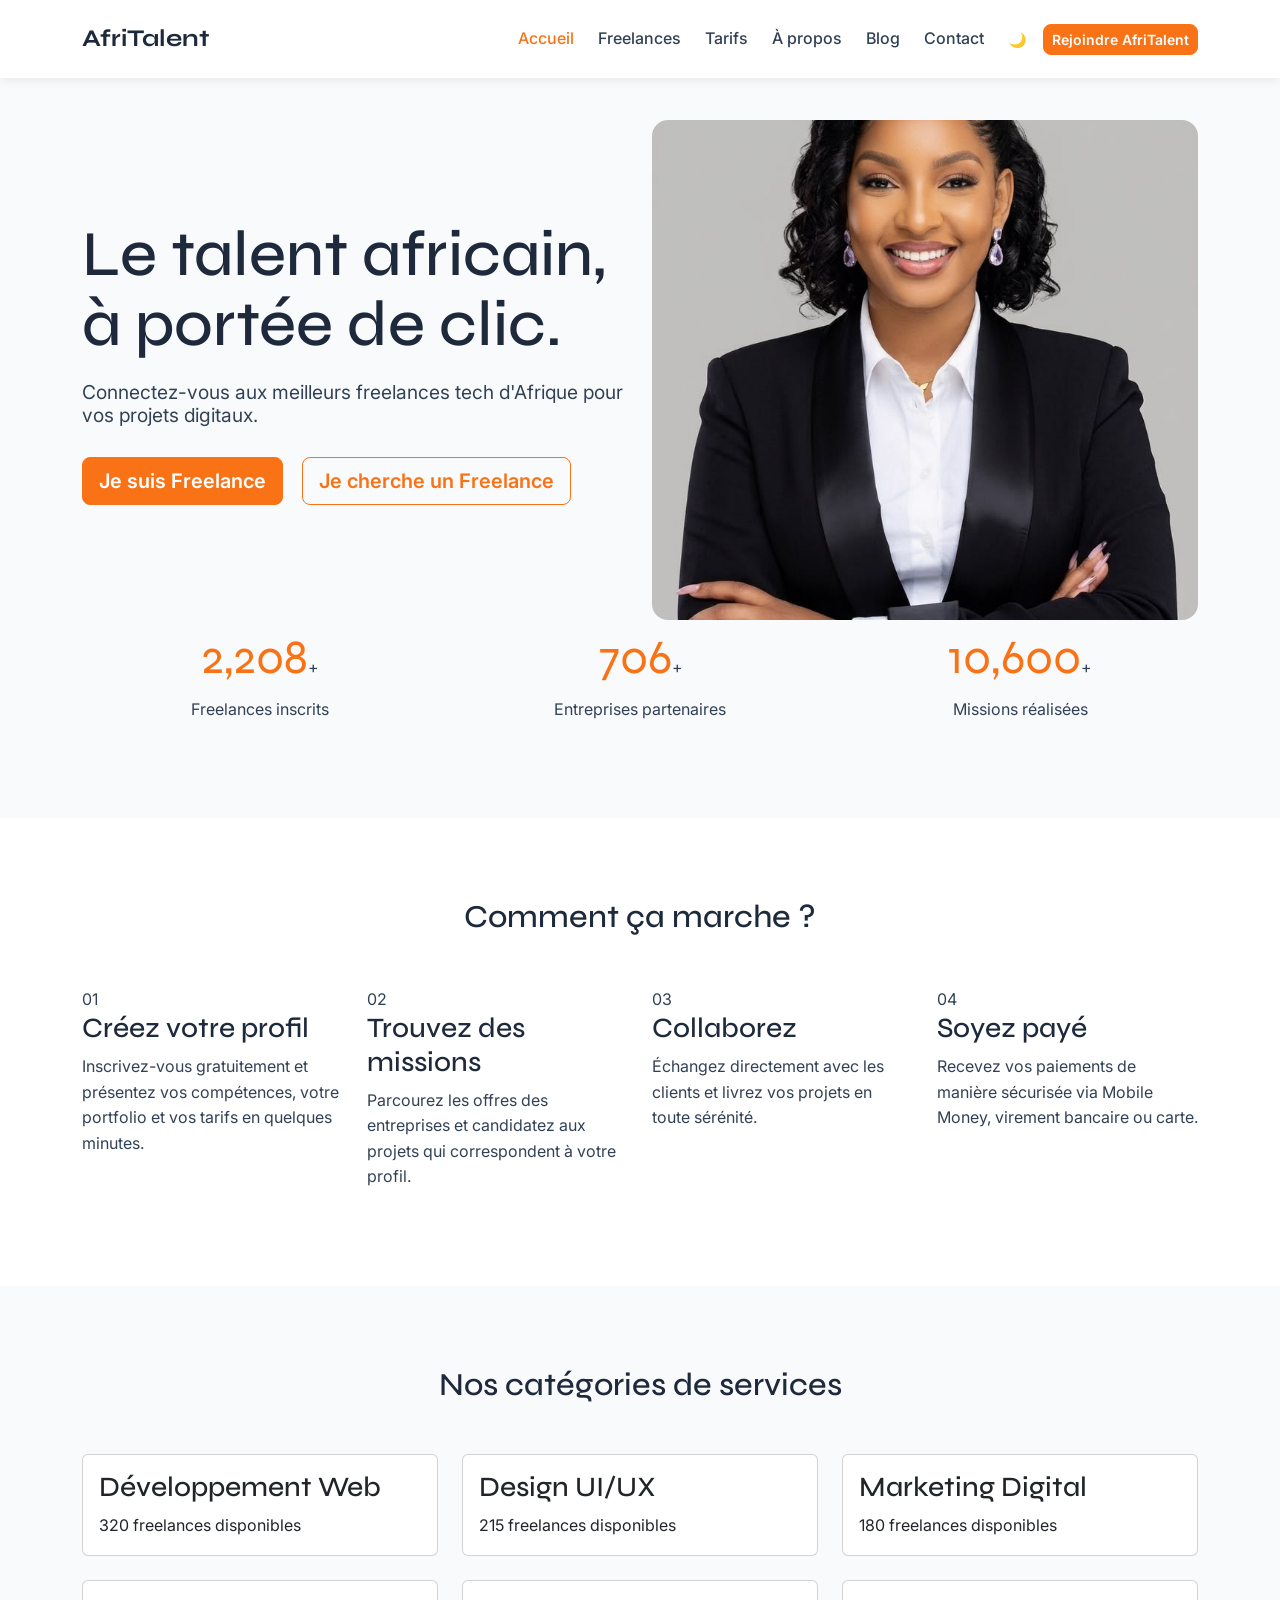
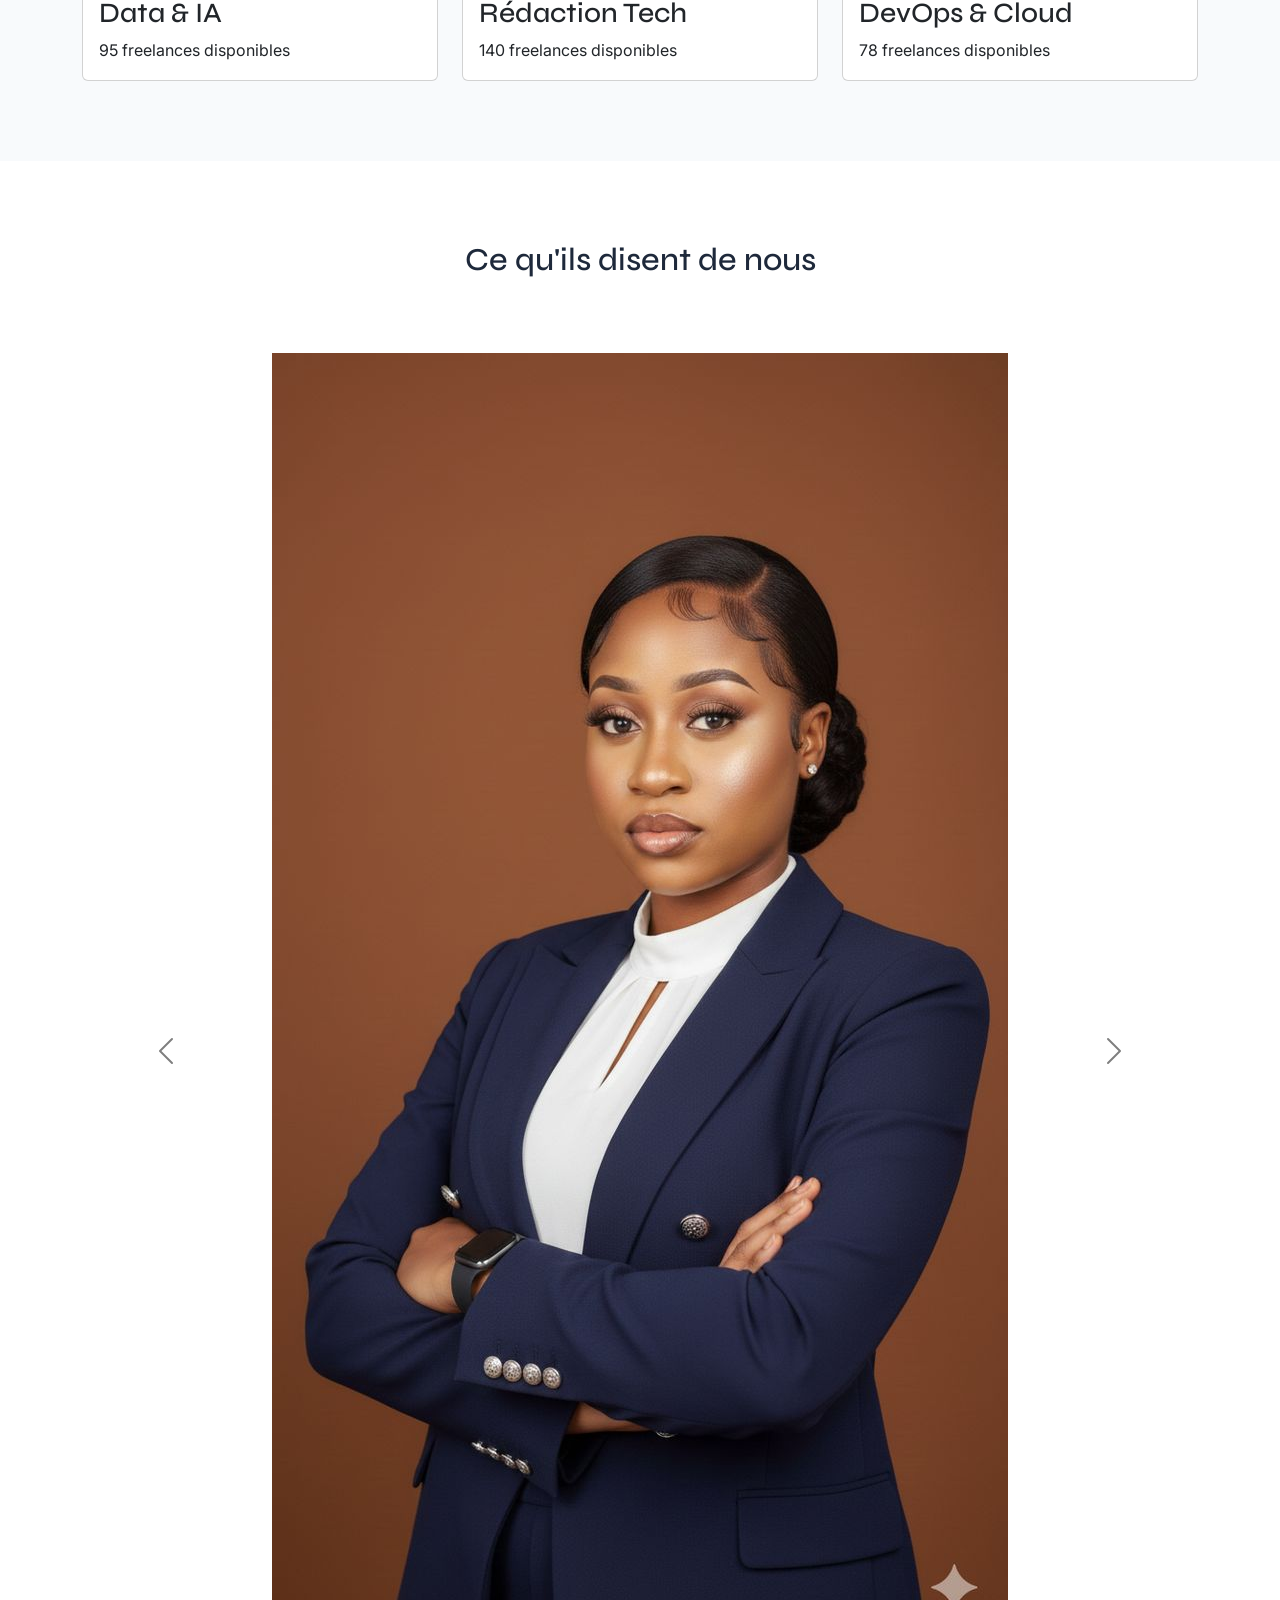
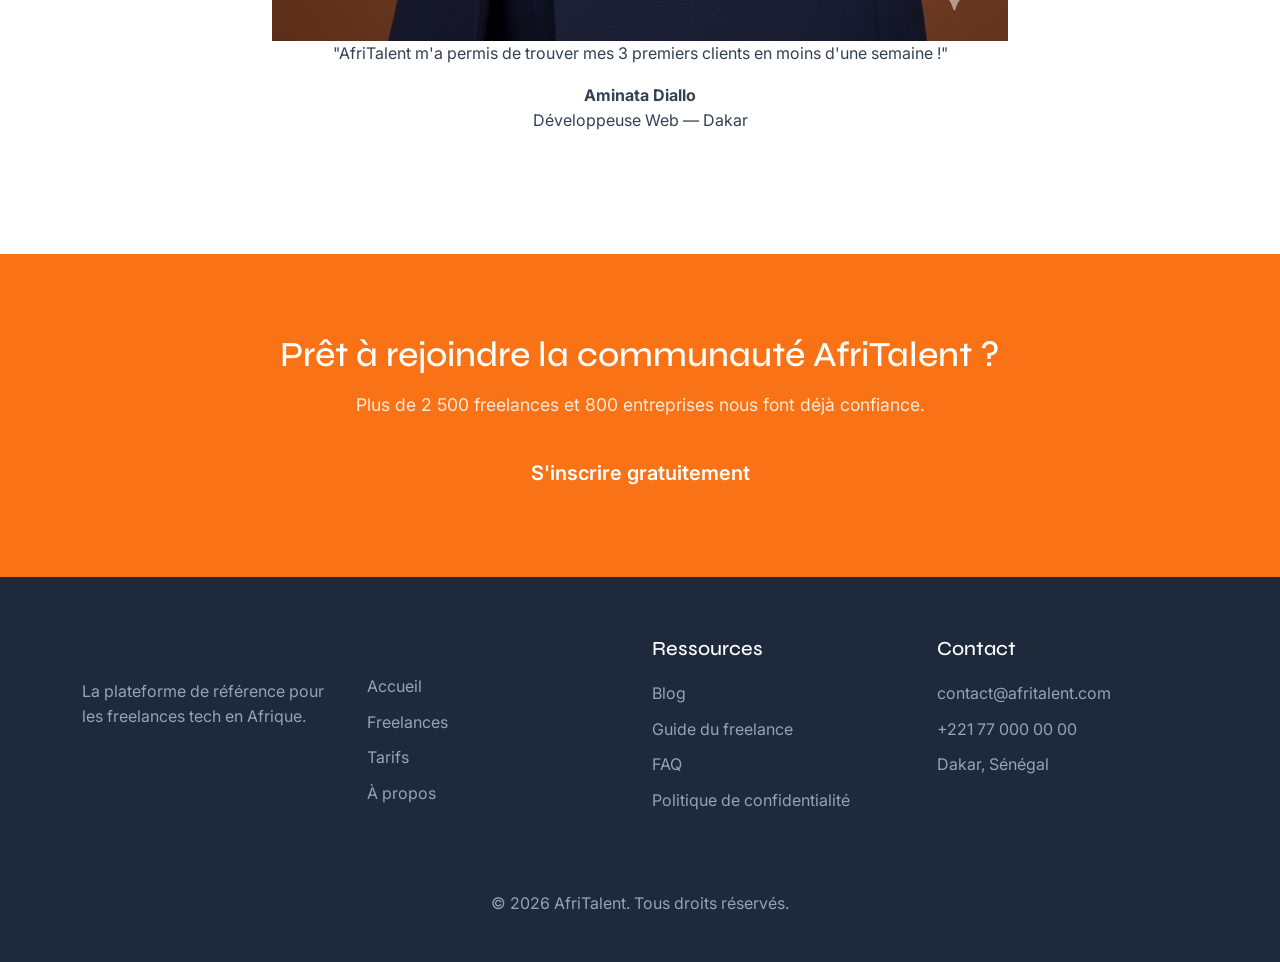
<file: index.html>
<!DOCTYPE html>
<html lang="fr">
<head> 
<meta charset="UTF-8"> 
<meta name="viewport" content="width=device-width, initial-scale=1.0"> 
<title>AfriTalent — Accueil</title> 
<!-- Bootstrap 5 via CDN : feuille de style --> 
<link 
href="https://cdn.jsdelivr.net/npm/bootstrap@5.3.0/dist/css/bootstrap.min.css" 
rel="stylesheet">
<link rel="stylesheet" href="css/style.css">
</head>
<body> 
    <header>
<nav class="navbar navbar-expand-lg fixed-top" id="mainNavbar">
      <div class="container">
        <a class="navbar-brand fw-bold" href="index.html">AfriTalent</a>
        <button class="navbar-toggler" type="button" data-bs-toggle="collapse" 
          data-bs-target="#navMenu" aria-controls="navMenu" 
          aria-expanded="false" aria-label="Ouvrir le menu">
          <span class="navbar-toggler-icon"></span>
        </button>
        <div class="collapse navbar-collapse" id="navMenu">
          <ul class="navbar-nav ms-auto align-items-center gap-2">
            <li class="nav-item"><a class="nav-link active" href="index.html">Accueil</a></li>
            <li class="nav-item"><a class="nav-link" href="freelances.html">Freelances</a></li>
            <li class="nav-item"><a class="nav-link" href="tarifs.html">Tarifs</a></li>
            <li class="nav-item"><a class="nav-link" href="about.html">À propos</a></li>
            <li class="nav-item"><a class="nav-link" href="#">Blog</a></li>
            <li class="nav-item"><a class="nav-link" href="contact.html">Contact</a></li>
            <li class="nav-item">
              <button id="darkModeToggle" class="btn btn-sm" aria-label="Activer le mode sombre">🌙</button>
            </li>
            <li class="nav-item">
              <a href="freelances.html" class="btn btn-primary btn-sm">Rejoindre AfriTalent</a>
            </li>
          </ul>
        </div>
      </div>
    </nav>
  </header>

<main>
<!-- SECTION HERO -->
    <section id="hero">
      <div class="container">
        <div class="row align-items-center">
          <div class="col-lg-6">
            <h1>Le talent africain, à portée de clic.</h1>
            <h2>Connectez-vous aux meilleurs freelances tech d'Afrique pour vos projets digitaux.</h2>
            <a href="freelances.html" class="btn btn-primary btn-lg">Je suis Freelance</a>
            <a href="freelances.html" class="btn btn-outline-primary btn-lg">Je cherche un Freelance</a>
          </div>
          <div class="col-lg-6">
            <img src="images/fe.jpg" alt="Illustration freelances africains travaillant sur des projets tech" class="img-fluid">
          </div>
        </div>

        <!-- Statistiques -->
        <div class="row">
          <div class="col-md-4 text-center">
            <span class="stat-number" data-target="2500">0</span><span>+</span>
            <p>Freelances inscrits</p>
          </div>
          <div class="col-md-4 text-center">
            <span class="stat-number" data-target="800">0</span><span>+</span>
            <p>Entreprises partenaires</p>
          </div>
          <div class="col-md-4 text-center">
            <span class="stat-number" data-target="12000">0</span><span>+</span>
            <p>Missions réalisées</p>
          </div>
        </div>
      </div>
    </section>

    <!-- SECTION COMMENT CA MARCHE -->
    <section id="how-it-works" class="fade-in">
      <div class="container">
        <h2>Comment ça marche ?</h2>
        <div class="row">
          <div class="col-md-3">
            <article>
              <span>01</span>
              <h3>Créez votre profil</h3>
              <p>Inscrivez-vous gratuitement et présentez vos compétences, votre portfolio et vos tarifs en quelques minutes.</p>
            </article>
          </div>
          <div class="col-md-3">
            <article>
              <span>02</span>
              <h3>Trouvez des missions</h3>
              <p>Parcourez les offres des entreprises et candidatez aux projets qui correspondent à votre profil.</p>
            </article>
          </div>
          <div class="col-md-3">
            <article>
              <span>03</span>
              <h3>Collaborez</h3>
              <p>Échangez directement avec les clients et livrez vos projets en toute sérénité.</p>
            </article>
          </div>
          <div class="col-md-3">
            <article>
              <span>04</span>
              <h3>Soyez payé</h3>
              <p>Recevez vos paiements de manière sécurisée via Mobile Money, virement bancaire ou carte.</p>
            </article>
          </div>
        </div>
      </div>
    </section>
    <!-- SECTION CATEGORIES -->
    <section id="categories" class="fade-in">
      <div class="container">
        <h2>Nos catégories de services</h2>
        <div class="row g-4">
          <div class="col-lg-4 col-md-6">
            <div class="card">
              <div class="card-body">
                <h3 class="card-title">Développement Web</h3>
                <p class="card-text">320 freelances disponibles</p>
              </div>
            </div>
          </div>
          <div class="col-lg-4 col-md-6">
            <div class="card">
              <div class="card-body">
                <h3 class="card-title">Design UI/UX</h3>
                <p class="card-text">215 freelances disponibles</p>
              </div>
            </div>
          </div>
          <div class="col-lg-4 col-md-6">
            <div class="card">
              <div class="card-body">
                <h3 class="card-title">Marketing Digital</h3>
                <p class="card-text">180 freelances disponibles</p>
              </div>
            </div>
          </div>
          <div class="col-lg-4 col-md-6">
            <div class="card">
              <div class="card-body">
                <h3 class="card-title">Data & IA</h3>
                <p class="card-text">95 freelances disponibles</p>
              </div>
            </div>
          </div>
          <div class="col-lg-4 col-md-6">
            <div class="card">
              <div class="card-body">
                <h3 class="card-title">Rédaction Tech</h3>
                <p class="card-text">140 freelances disponibles</p>
              </div>
            </div>
          </div>
          <div class="col-lg-4 col-md-6">
            <div class="card">
              <div class="card-body">
                <h3 class="card-title">DevOps & Cloud</h3>
                <p class="card-text">78 freelances disponibles</p>
              </div>
            </div>
          </div>
        </div>
      </div>
    </section>

    <!-- SECTION TEMOIGNAGES -->
    <section id="testimonials" class="fade-in">
      <div class="container">
        <h2>Ce qu'ils disent de nous</h2>
        <div id="testimonialCarousel" class="carousel slide" data-bs-ride="carousel">
          <div class="carousel-inner">

            <div class="carousel-item active">
              <div class="text-center p-4">
                <img src="images/Gemini.jpg" alt="Photo de Aminata Diallo">
                <p>"AfriTalent m'a permis de trouver mes 3 premiers clients en moins d'une semaine !"</p>
                <strong>Aminata Diallo</strong>
                <p>Développeuse Web — Dakar</p>
              </div>
            </div>

            <div class="carousel-item">
              <div class="text-center p-4">
                <img src="images/p.jpg" alt="Photo de Kofi Mensah">
                <p>"Nous avons recruté 4 freelances via AfriTalent. La qualité des profils est impressionnante."</p>
                <strong>Kofi Mensah</strong>
                <p>CTO — TechAccra Ghana</p>
              </div>
            </div>

            <div class="carousel-item">
              <div class="text-center p-4">
                <img src="images/lea.jpg" alt="Photo de Fatou Ndiaye">
                <p>"J'ai doublé mes revenus en 6 mois grâce aux missions trouvées sur AfriTalent."</p>
                <strong>Fatou Ndiaye</strong>
                <p>Designer UI/UX — Abidjan</p>
              </div>
            </div>

          </div>
          <button class="carousel-control-prev" type="button" data-bs-target="#testimonialCarousel" data-bs-slide="prev">
            <span class="carousel-control-prev-icon" aria-hidden="true"></span>
            <span class="visually-hidden">Précédent</span>
          </button>
          <button class="carousel-control-next" type="button" data-bs-target="#testimonialCarousel" data-bs-slide="next">
            <span class="carousel-control-next-icon" aria-hidden="true"></span>
            <span class="visually-hidden">Suivant</span>
          </button>
        </div>
      </div>
    </section>

    <!-- SECTION CTA -->
    <section id="cta" class="fade-in">
      <div class="container text-center">
        <h2>Prêt à rejoindre la communauté AfriTalent ?</h2>
        <p>Plus de 2 500 freelances et 800 entreprises nous font déjà confiance.</p>
        <a href="contact.html" class="btn btn-primary btn-lg">S'inscrire gratuitement</a>
      </div>
    </section>
   
</main> 

 <!-- FOOTER -->
  <footer id="mainFooter">
    <div class="container">
      <div class="row g-4">
        <div class="col-lg-3 col-md-6">
          <h3>AfriTalent</h3>
          <p>La plateforme de référence pour les freelances tech en Afrique.</p>
        </div>
        <div class="col-lg-3 col-md-6">
          <h4>Liens utiles</h4>
          <ul>
            <li><a href="index.html">Accueil</a></li>
            <li><a href="freelances.html">Freelances</a></li>
            <li><a href="tarifs.html">Tarifs</a></li>
            <li><a href="about.html">À propos</a></li>
          </ul>
        </div>
        <div class="col-lg-3 col-md-6">
          <h5>Ressources</h5>
          <ul>
            <li><a href="#">Blog</a></li>
            <li><a href="#">Guide du freelance</a></li>
            <li><a href="#">FAQ</a></li>
            <li><a href="#">Politique de confidentialité</a></li>
          </ul>
        </div>
        <div class="col-lg-3 col-md-6">
          <h5>Contact</h5>
          <ul>
            <li>contact@afritalent.com</li>
            <li>+221 77 000 00 00</li>
            <li>Dakar, Sénégal</li>
          </ul>
        </div>
      </div>
      <hr>
      <p class="text-center">© <span id="currentYear"></span> AfriTalent. Tous droits réservés.</p>
    </div>
  </footer>



<!-- Bouton retour en haut -->
  <button id="backToTop" aria-label="Retour en haut">↑</button>

  <!-- Bootstrap 5 JS -->
  <script src="https://cdn.jsdelivr.net/npm/bootstrap@5.3.3/dist/js/bootstrap.bundle.min.js"></script>
  <!-- JS personnel -->
  <script src="js/main.js"></script>            
<!-- Le contenu de la page sera ajoute ici --> 

<!-- Bootstrap 5 via CDN : script JavaScript --> 
<script 
src="https://cdn.jsdelivr.net/npm/bootstrap@5.3.0/dist/js/bootstrap.bundle.min.js"
></script> 
<!-- Votre script JavaScript --> 
<script src="js/main.js"></script>
</body>
</html>
</file>
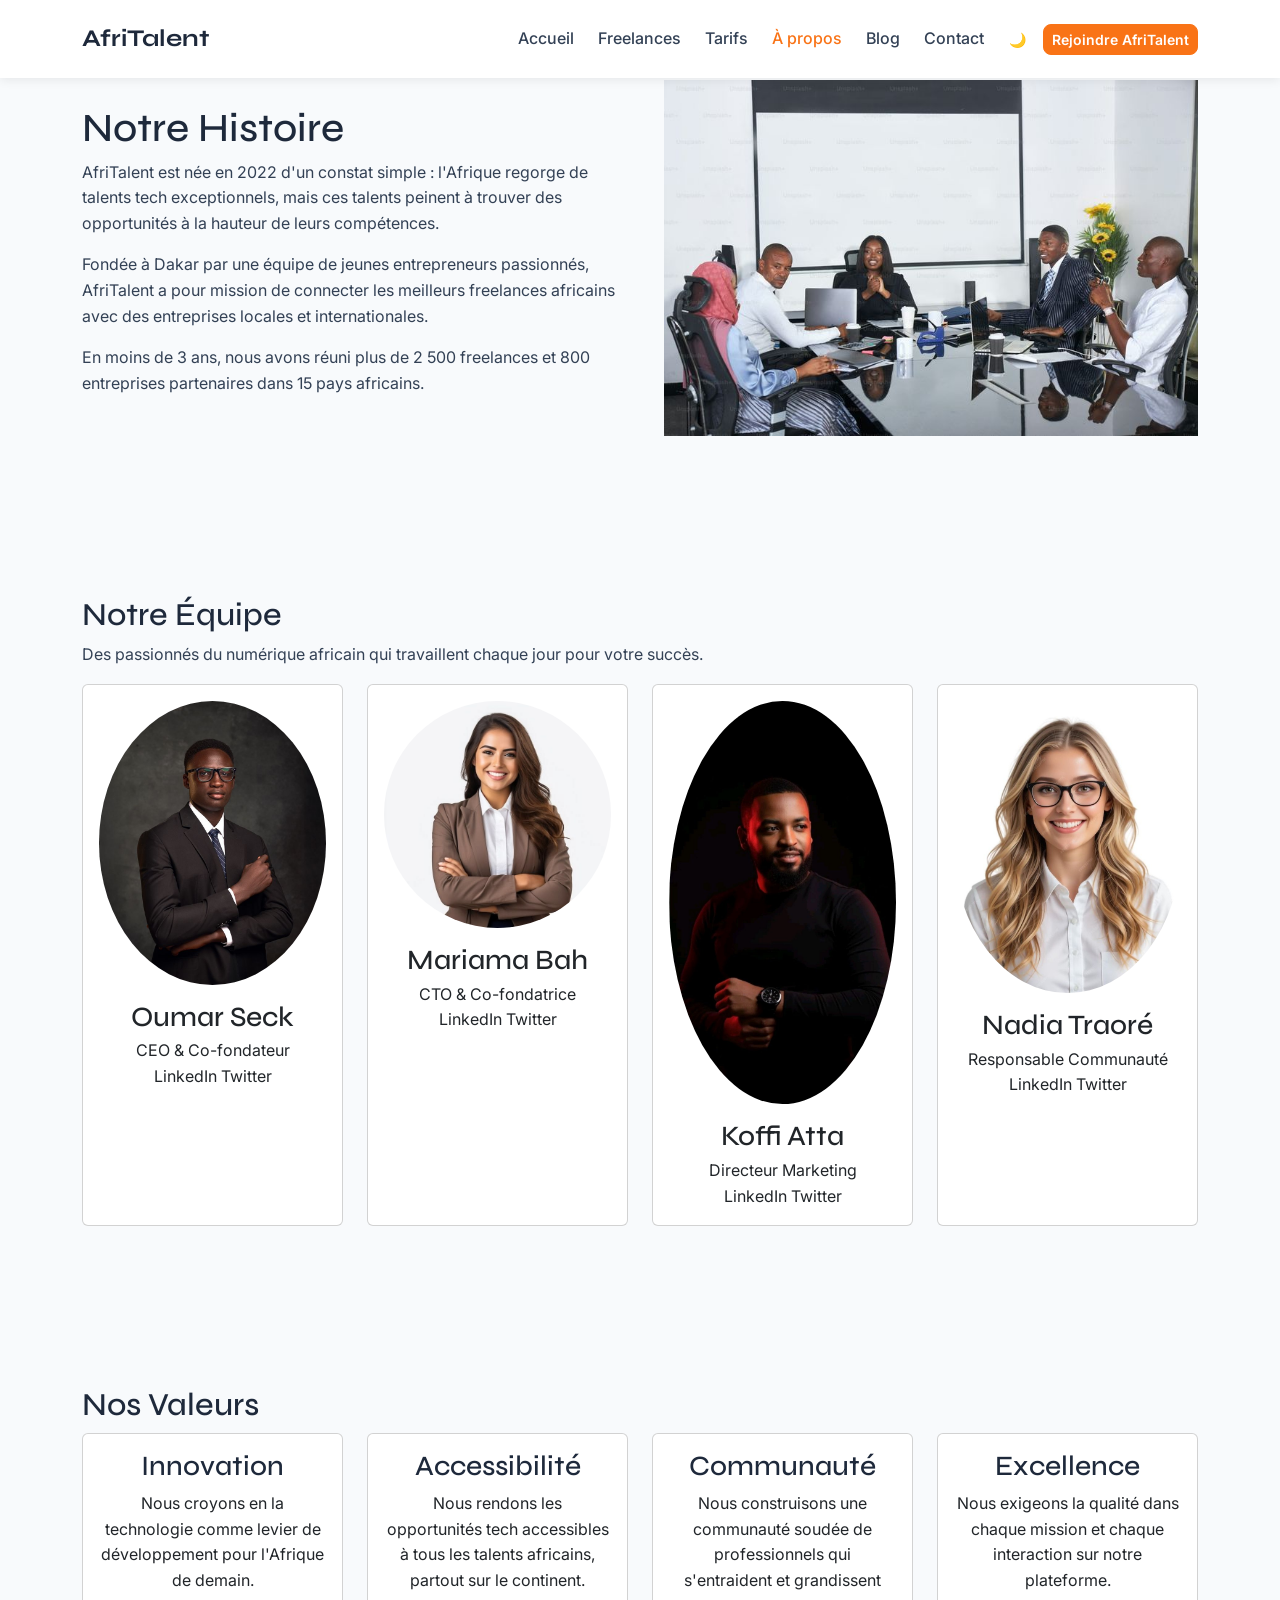
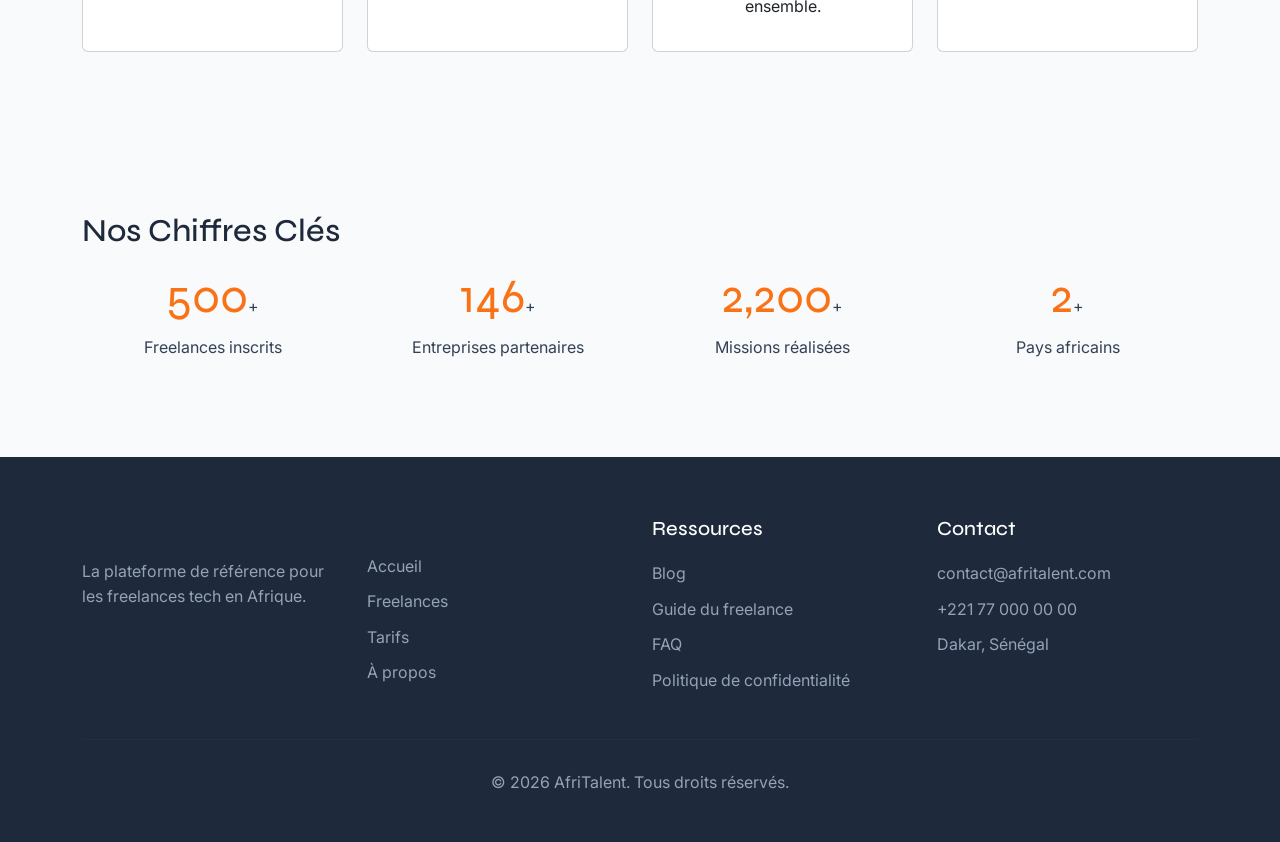
<file: about.html>
<!DOCTYPE html>
<html lang="fr">
<head> 
<meta charset="UTF-8"> 
<meta name="viewport" content="width=device-width, initial-scale=1.0"> 
<title>AfriTalent — A propos</title> 
<!-- Bootstrap 5 via CDN : feuille de style --> 
<link 
href="https://cdn.jsdelivr.net/npm/bootstrap@5.3.0/dist/css/bootstrap.min.css" 
rel="stylesheet"> 
<!-- Votre feuille de style personnelle --> 
<link rel="stylesheet" href="css/style.css">
</head>
<body> 
<!-- Le contenu de la page sera ajoute ici --> 
 <header>
<nav class="navbar navbar-expand-lg fixed-top" id="mainNavbar">
      <div class="container">
        <a class="navbar-brand fw-bold" href="index.html">AfriTalent</a>
        <button class="navbar-toggler" type="button" data-bs-toggle="collapse" 
          data-bs-target="#navMenu" aria-controls="navMenu" 
          aria-expanded="false" aria-label="Ouvrir le menu">
          <span class="navbar-toggler-icon"></span>
        </button>
        <div class="collapse navbar-collapse" id="navMenu">
          <ul class="navbar-nav ms-auto align-items-center gap-2">
            <li class="nav-item"><a class="nav-link" href="index.html">Accueil</a></li>
            <li class="nav-item"><a class="nav-link" href="freelances.html">Freelances</a></li>
            <li class="nav-item"><a class="nav-link" href="tarifs.html">Tarifs</a></li>
            <li class="nav-item"><a class="nav-link active" href="about.html">À propos</a></li>
            <li class="nav-item"><a class="nav-link" href="#">Blog</a></li>
            <li class="nav-item"><a class="nav-link" href="contact.html">Contact</a></li>
            <li class="nav-item">
              <button id="darkModeToggle" class="btn btn-sm" aria-label="Activer le mode sombre">🌙</button>
            </li>
            <li class="nav-item">
              <a href="freelances.html" class="btn btn-primary btn-sm">Rejoindre AfriTalent</a>
            </li>
          </ul>
        </div>
      </div>
    </nav>
  </header>


  <main>
    <!-- SECTION NOTRE HISTOIRE -->
    <section id="histoire">
      <div class="container">
        <div class="row align-items-center g-5">
          <div class="col-lg-6">
            <h1>Notre Histoire</h1>
            <p>AfriTalent est née en 2022 d'un constat simple : l'Afrique regorge de talents tech exceptionnels, mais ces talents peinent à trouver des opportunités à la hauteur de leurs compétences.</p>
            <p>Fondée à Dakar par une équipe de jeunes entrepreneurs passionnés, AfriTalent a pour mission de connecter les meilleurs freelances africains avec des entreprises locales et internationales.</p>
            <p>En moins de 3 ans, nous avons réuni plus de 2 500 freelances et 800 entreprises partenaires dans 15 pays africains.</p>
          </div>
          <div class="col-lg-6">
            <img src="images/Unsplash.jpg" alt="L'équipe AfriTalent réunie dans leurs bureaux à Dakar" class="img-fluid">
          </div>
        </div>
      </div>
    </section>

    <!-- SECTION EQUIPE -->
    <section id="equipe" class="fade-in">
      <div class="container">
        <h2>Notre Équipe</h2>
        <p>Des passionnés du numérique africain qui travaillent chaque jour pour votre succès.</p>

        <div class="row g-4">

          <div class="col-lg-3 col-md-6">
            <div class="card text-center h-100">
              <div class="card-body">
                <img src="images/h.jpg" alt="Photo de Oumar Seck" class="img-fluid rounded-circle mb-3">
                <h3 class="card-title">Oumar Seck</h3>
                <p class="card-subtitle">CEO & Co-fondateur</p>
                <div class="social-links">
                  <a href="#" aria-label="LinkedIn de Oumar Seck">LinkedIn</a>
                  <a href="#" aria-label="Twitter de Oumar Seck">Twitter</a>
                </div>
              </div>
            </div>
          </div>

          <div class="col-lg-3 col-md-6">
            <div class="card text-center h-100">
              <div class="card-body">
                <img src="images/m.jpg" alt="Photo de Mariama Bah" class="img-fluid rounded-circle mb-3">
                <h3 class="card-title">Mariama Bah</h3>
                <p class="card-subtitle">CTO & Co-fondatrice</p>
                <div class="social-links">
                  <a href="#" aria-label="LinkedIn de Mariama Bah">LinkedIn</a>
                  <a href="#" aria-label="Twitter de Mariama Bah">Twitter</a>
                </div>
              </div>
            </div>
          </div>

          <div class="col-lg-3 col-md-6">
            <div class="card text-center h-100">
              <div class="card-body">
                <img src="images/mm.jpg" alt="Photo de Koffi Atta" class="img-fluid rounded-circle mb-3">
                <h3 class="card-title">Koffi Atta</h3>
                <p class="card-subtitle">Directeur Marketing</p>
                <div class="social-links">
                  <a href="#" aria-label="LinkedIn de Koffi Atta">LinkedIn</a>
                  <a href="#" aria-label="Twitter de Koffi Atta">Twitter</a>
                </div>
              </div>
            </div>
          </div>

          <div class="col-lg-3 col-md-6">
            <div class="card text-center h-100">
              <div class="card-body">
                <img src="images/woma.jpg" alt="Photo de Nadia Traoré" class="img-fluid rounded-circle mb-3">
                <h3 class="card-title">Nadia Traoré</h3>
                <p class="card-subtitle">Responsable Communauté</p>
                <div class="social-links">
                  <a href="#" aria-label="LinkedIn de Nadia Traoré">LinkedIn</a>
                  <a href="#" aria-label="Twitter de Nadia Traoré">Twitter</a>
                </div>
              </div>
            </div>
          </div>

        </div>
      </div>
    </section>

<!-- SECTION VALEURS -->
    <section id="valeurs" class="fade-in">
      <div class="container">
        <h2>Nos Valeurs</h2>
        <div class="row g-4">

          <div class="col-lg-3 col-md-6">
            <div class="card text-center h-100">
              <div class="card-body">
                <h3>Innovation</h3>
                <p>Nous croyons en la technologie comme levier de développement pour l'Afrique de demain.</p>
              </div>
            </div>
          </div>

          <div class="col-lg-3 col-md-6">
            <div class="card text-center h-100">
              <div class="card-body">
                <h3>Accessibilité</h3>
                <p>Nous rendons les opportunités tech accessibles à tous les talents africains, partout sur le continent.</p>
              </div>
            </div>
          </div>

          <div class="col-lg-3 col-md-6">
            <div class="card text-center h-100">
              <div class="card-body">
                <h3>Communauté</h3>
                <p>Nous construisons une communauté soudée de professionnels qui s'entraident et grandissent ensemble.</p>
              </div>
            </div>
          </div>

          <div class="col-lg-3 col-md-6">
            <div class="card text-center h-100">
              <div class="card-body">
                <h3>Excellence</h3>
                <p>Nous exigeons la qualité dans chaque mission et chaque interaction sur notre plateforme.</p>
              </div>
            </div>
          </div>

        </div>
      </div>
    </section>

<!-- SECTION CHIFFRES CLES -->
    <section id="chiffres" class="fade-in">
      <div class="container">
        <h2>Nos Chiffres Clés</h2>
        <div class="row">
          <div class="col-md-3 text-center">
            <span class="stat-number" data-target="2500">2500</span><span>+</span>
            <p>Freelances inscrits</p>
          </div>
          <div class="col-md-3 text-center">
            <span class="stat-number" data-target="800">800</span><span>+</span>
            <p>Entreprises partenaires</p>
          </div>
          <div class="col-md-3 text-center">
            <span class="stat-number" data-target="12000">12000</span><span>+</span>
            <p>Missions réalisées</p>
          </div>
          <div class="col-md-3 text-center">
            <span class="stat-number" data-target="15">15</span><span>+</span>
            <p>Pays africains</p>
          </div>
        </div>
      </div>
    </section>
  </main>

  <!-- FOOTER -->
  <footer id="mainFooter">
    <div class="container">
      <div class="row g-4">
        <div class="col-lg-3 col-md-6">
          <h3>AfriTalent</h3>
          <p>La plateforme de référence pour les freelances tech en Afrique.</p>
        </div>
        <div class="col-lg-3 col-md-6">
          <h4>Liens utiles</h4>
          <ul>
            <li><a href="index.html">Accueil</a></li>
            <li><a href="freelances.html">Freelances</a></li>
            <li><a href="tarifs.html">Tarifs</a></li>
            <li><a href="about.html">À propos</a></li>
          </ul>
        </div>
        <div class="col-lg-3 col-md-6">
          <h5>Ressources</h5>
          <ul>
            <li><a href="#">Blog</a></li>
            <li><a href="#">Guide du freelance</a></li>
            <li><a href="#">FAQ</a></li>
            <li><a href="#">Politique de confidentialité</a></li>
          </ul>
        </div>
        <div class="col-lg-3 col-md-6">
          <h5>Contact</h5>
          <ul>
            <li>contact@afritalent.com</li>
            <li>+221 77 000 00 00</li>
            <li>Dakar, Sénégal</li>
          </ul>
        </div>
      </div>
      <hr>
      <p class="text-center">© <span id="currentYear"></span> AfriTalent. Tous droits réservés.</p>
    </div>
  </footer>

  <button id="backToTop" aria-label="Retour en haut">↑</button>

  <script src="https://cdn.jsdelivr.net/npm/bootstrap@5.3.3/dist/js/bootstrap.bundle.min.js"></script>
  <script src="js/main.js"></script>
</body>
</html>
</file>
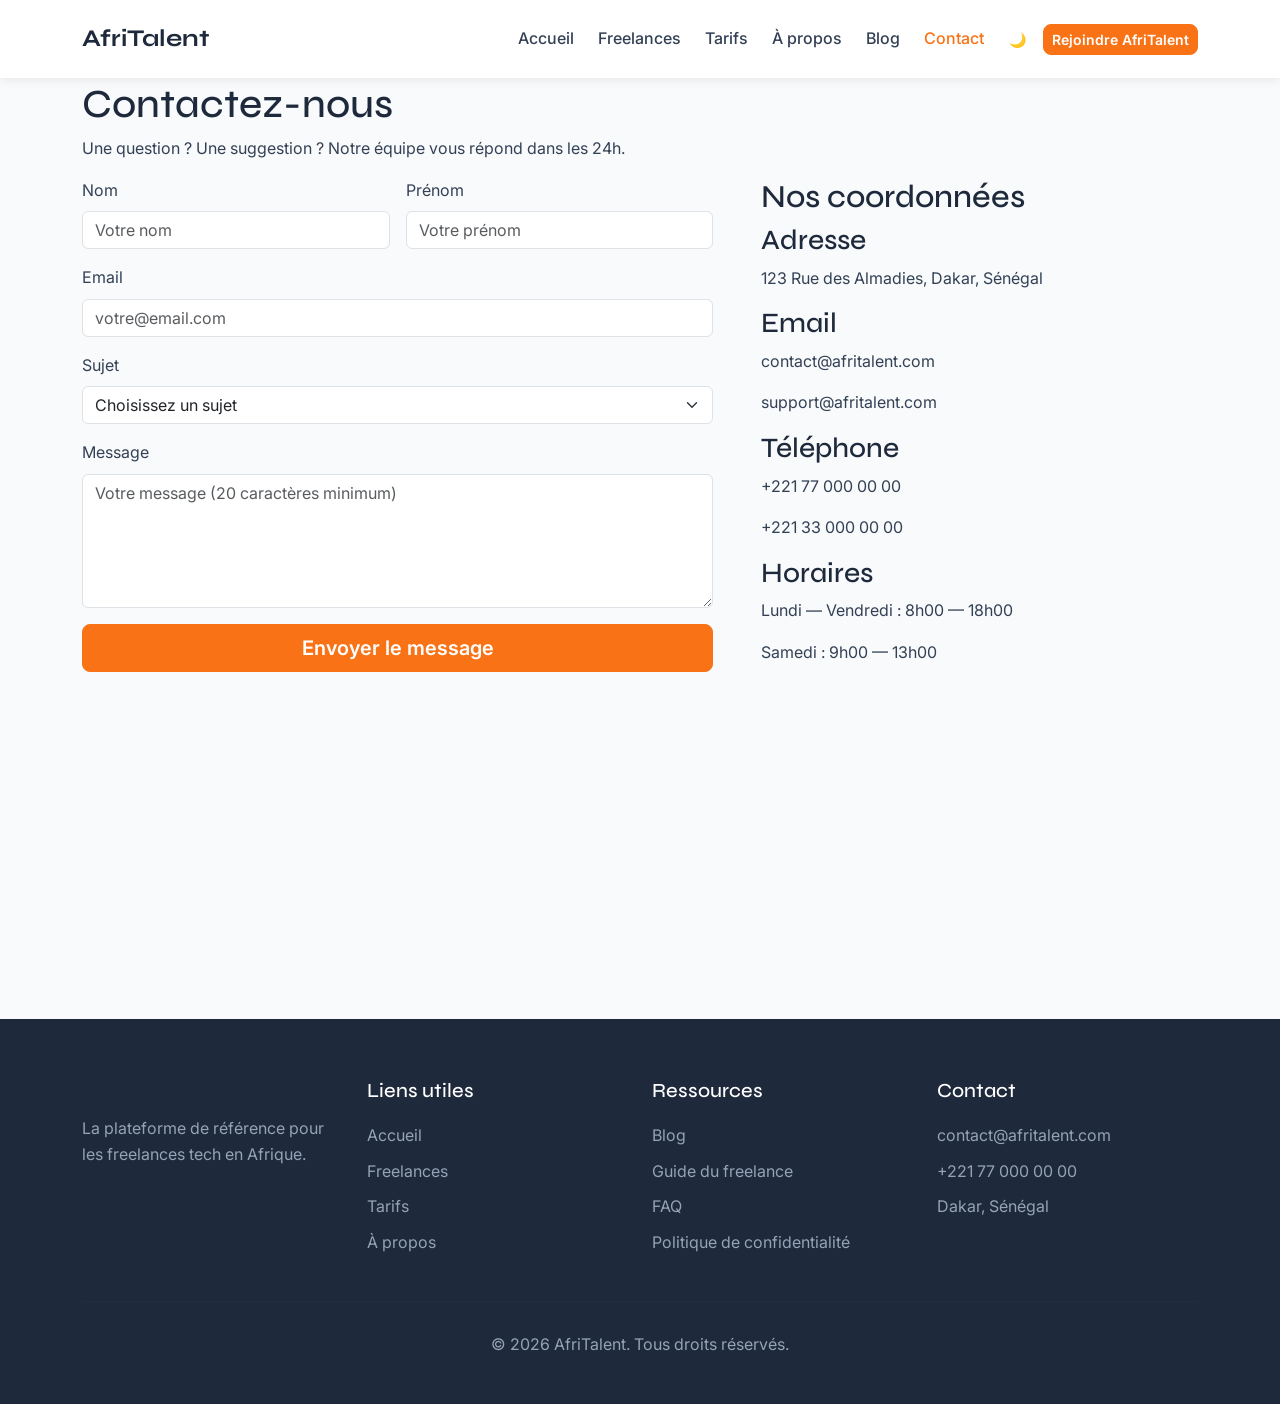
<file: contact.html>
<!DOCTYPE html>
<html lang="fr">
<head> 
<meta charset="UTF-8"> 
<meta name="viewport" content="width=device-width, initial-scale=1.0"> 
<title>AfriTalent — contact</title> 
<!-- Bootstrap 5 via CDN : feuille de style --> 
<link 
href="https://cdn.jsdelivr.net/npm/bootstrap@5.3.0/dist/css/bootstrap.min.css" 
rel="stylesheet"> 
<!-- Votre feuille de style personnelle --> 
<link rel="stylesheet" href="css/style.css">
</head>
<body> 
<!-- Le contenu de la page sera ajoute ici --> 
 <header>
<nav class="navbar navbar-expand-lg fixed-top" id="mainNavbar">
      <div class="container">
        <a class="navbar-brand fw-bold" href="index.html">AfriTalent</a>
        <button class="navbar-toggler" type="button" data-bs-toggle="collapse" 
          data-bs-target="#navMenu" aria-controls="navMenu" 
          aria-expanded="false" aria-label="Ouvrir le menu">
          <span class="navbar-toggler-icon"></span>
        </button>
        <div class="collapse navbar-collapse" id="navMenu">
          <ul class="navbar-nav ms-auto align-items-center gap-2">
            <li class="nav-item"><a class="nav-link" href="index.html">Accueil</a></li>
            <li class="nav-item"><a class="nav-link" href="freelances.html">Freelances</a></li>
            <li class="nav-item"><a class="nav-link" href="tarifs.html">Tarifs</a></li>
            <li class="nav-item"><a class="nav-link" href="about.html">À propos</a></li>
            <li class="nav-item"><a class="nav-link" href="#">Blog</a></li>
            <li class="nav-item"><a class="nav-link active" href="contact.html">Contact</a></li>
            <li class="nav-item">
              <button id="darkModeToggle" class="btn btn-sm" aria-label="Activer le mode sombre">🌙</button>
            </li>
            <li class="nav-item">
              <a href="freelances.html" class="btn btn-primary btn-sm">Rejoindre AfriTalent</a>
            </li>
          </ul>
        </div>
      </div>
    </nav>
</header> 

<main>
    <!-- SECTION CONTACT -->
    <section id="contact">
      <div class="container">
        <h1>Contactez-nous</h1>
        <p>Une question ? Une suggestion ? Notre équipe vous répond dans les 24h.</p>

        <div class="row g-5">
        
            <!-- FORMULAIRE -->
          <div class="col-lg-7">
            <form id="contactForm" novalidate>

              <div class="row g-3">

                <div class="col-md-6">
                  <label for="nom" class="form-label">Nom</label>
                  <input type="text" class="form-control" id="nom" placeholder="Votre nom">
                  <div class="error-message" id="nomError"></div>
                </div>

                <div class="col-md-6">
                  <label for="prenom" class="form-label">Prénom</label>
                  <input type="text" class="form-control" id="prenom" placeholder="Votre prénom">
                  <div class="error-message" id="prenomError"></div>
                </div>

                <div class="col-12">
                  <label for="email" class="form-label">Email</label>
                  <input type="email" class="form-control" id="email" placeholder="votre@email.com">
                  <div class="error-message" id="emailError"></div>
                </div>

                <div class="col-12">
                  <label for="sujet" class="form-label">Sujet</label>
                  <select class="form-select" id="sujet">
                    <option value="">Choisissez un sujet</option>
                    <option value="inscription">Inscription</option>
                    <option value="paiement">Paiement</option>
                    <option value="technique">Problème technique</option>
                    <option value="partenariat">Partenariat</option>
                    <option value="autre">Autre</option>
                  </select>
                  <div class="error-message" id="sujetError"></div>
                </div>

                <div class="col-12">
                  <label for="message" class="form-label">Message</label>
                  <textarea class="form-control" id="message" rows="5" placeholder="Votre message (20 caractères minimum)"></textarea>
                  <div class="error-message" id="messageError"></div>
                </div>

                <div class="col-12">
                  <button type="submit" class="btn btn-primary btn-lg w-100">Envoyer le message</button>
                </div>

                <!-- Message de succès -->
                <div class="col-12">
                  <div id="successMessage" class="alert alert-success d-none">
                    Votre message a bien été envoyé ! Nous vous répondrons dans les 24h.
                  </div>
                </div>

              </div>

            </form>
          </div>

          <!-- INFORMATIONS DE CONTACT -->
          <div class="col-lg-5">
            <div class="contact-info">
              <h2>Nos coordonnées</h2>

              <div class="contact-item">
                <h3>Adresse</h3>
                <p>123 Rue des Almadies, Dakar, Sénégal</p>
              </div>

              <div class="contact-item">
                <h3>Email</h3>
                <p>contact@afritalent.com</p>
                <p>support@afritalent.com</p>
              </div>

              <div class="contact-item">
                <h3>Téléphone</h3>
                <p>+221 77 000 00 00</p>
                <p>+221 33 000 00 00</p>
              </div>

              <div class="contact-item">
                <h3>Horaires</h3>
                <p>Lundi — Vendredi : 8h00 — 18h00</p>
                <p>Samedi : 9h00 — 13h00</p>
              </div>

            </div>
            <!-- CARTE GOOGLE MAPS -->
            <div class="map-container">
              <iframe
                src="https://www.google.com/maps/embed?pb=!1m18!1m12!1m3!1d3859.123456789!2d-17.4676!3d14.7645!2m3!1f0!2f0!3f0!3m2!1i1024!2i768!4f13.1!3m3!1m2!1s0x0%3A0x0!2zMTTCsDQ1JzUyLjIiTiAxN8KwMjgnMDMuNCJX!5e0!3m2!1sfr!2ssn!4v1234567890"
                
                style="width:100%; border:0;" height="250"
                allowfullscreen=""
                loading="lazy"
                title="Localisation AfriTalent à Dakar"
                referrerpolicy="no-referrer-when-downgrade">
              </iframe>
            </div>

          </div>

        </div>
      </div>
    </section>
</main>

<!-- FOOTER -->
  <footer id="mainFooter">
    <div class="container">
      <div class="row g-4">
        <div class="col-lg-3 col-md-6">
          <h4>AfriTalent</h4>
          <p>La plateforme de référence pour les freelances tech en Afrique.</p>
        </div>
        <div class="col-lg-3 col-md-6">
          <h5>Liens utiles</h5>
          <ul>
            <li><a href="index.html">Accueil</a></li>
            <li><a href="freelances.html">Freelances</a></li>
            <li><a href="tarifs.html">Tarifs</a></li>
            <li><a href="about.html">À propos</a></li>
          </ul>
        </div>
        <div class="col-lg-3 col-md-6">
          <h5>Ressources</h5>
          <ul>
            <li><a href="#">Blog</a></li>
            <li><a href="#">Guide du freelance</a></li>
            <li><a href="#">FAQ</a></li>
            <li><a href="#">Politique de confidentialité</a></li>
          </ul>
        </div>
        <div class="col-lg-3 col-md-6">
          <h5>Contact</h5>
          <ul>
            <li>contact@afritalent.com</li>
            <li>+221 77 000 00 00</li>
            <li>Dakar, Sénégal</li>
          </ul>
        </div>
      </div>
      <hr>
      <p class="text-center">© <span id="currentYear"></span> AfriTalent. Tous droits réservés.</p>
    </div>
  </footer>

  <button id="backToTop" aria-label="Retour en haut">↑</button>

  <script src="https://cdn.jsdelivr.net/npm/bootstrap@5.3.3/dist/js/bootstrap.bundle.min.js"></script>
  <script src="js/main.js"></script>
</body>
</html>
</file>
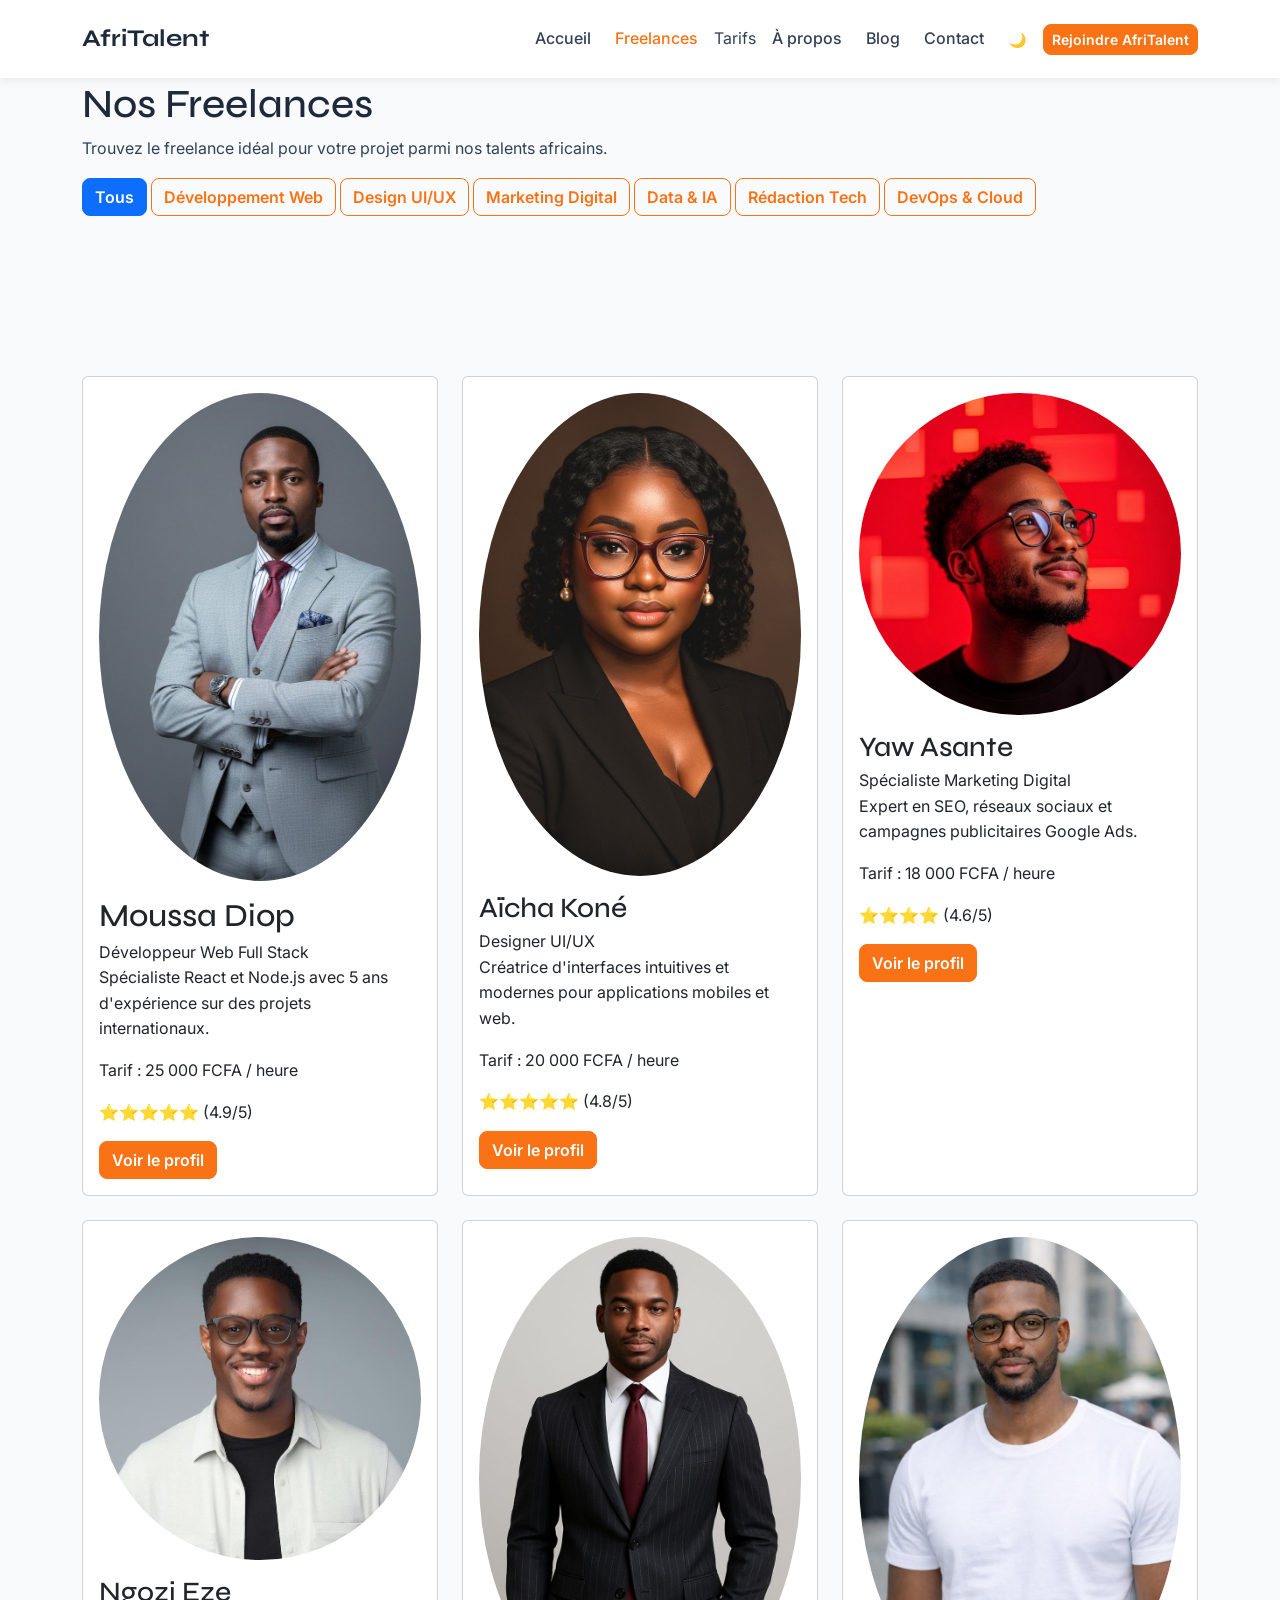
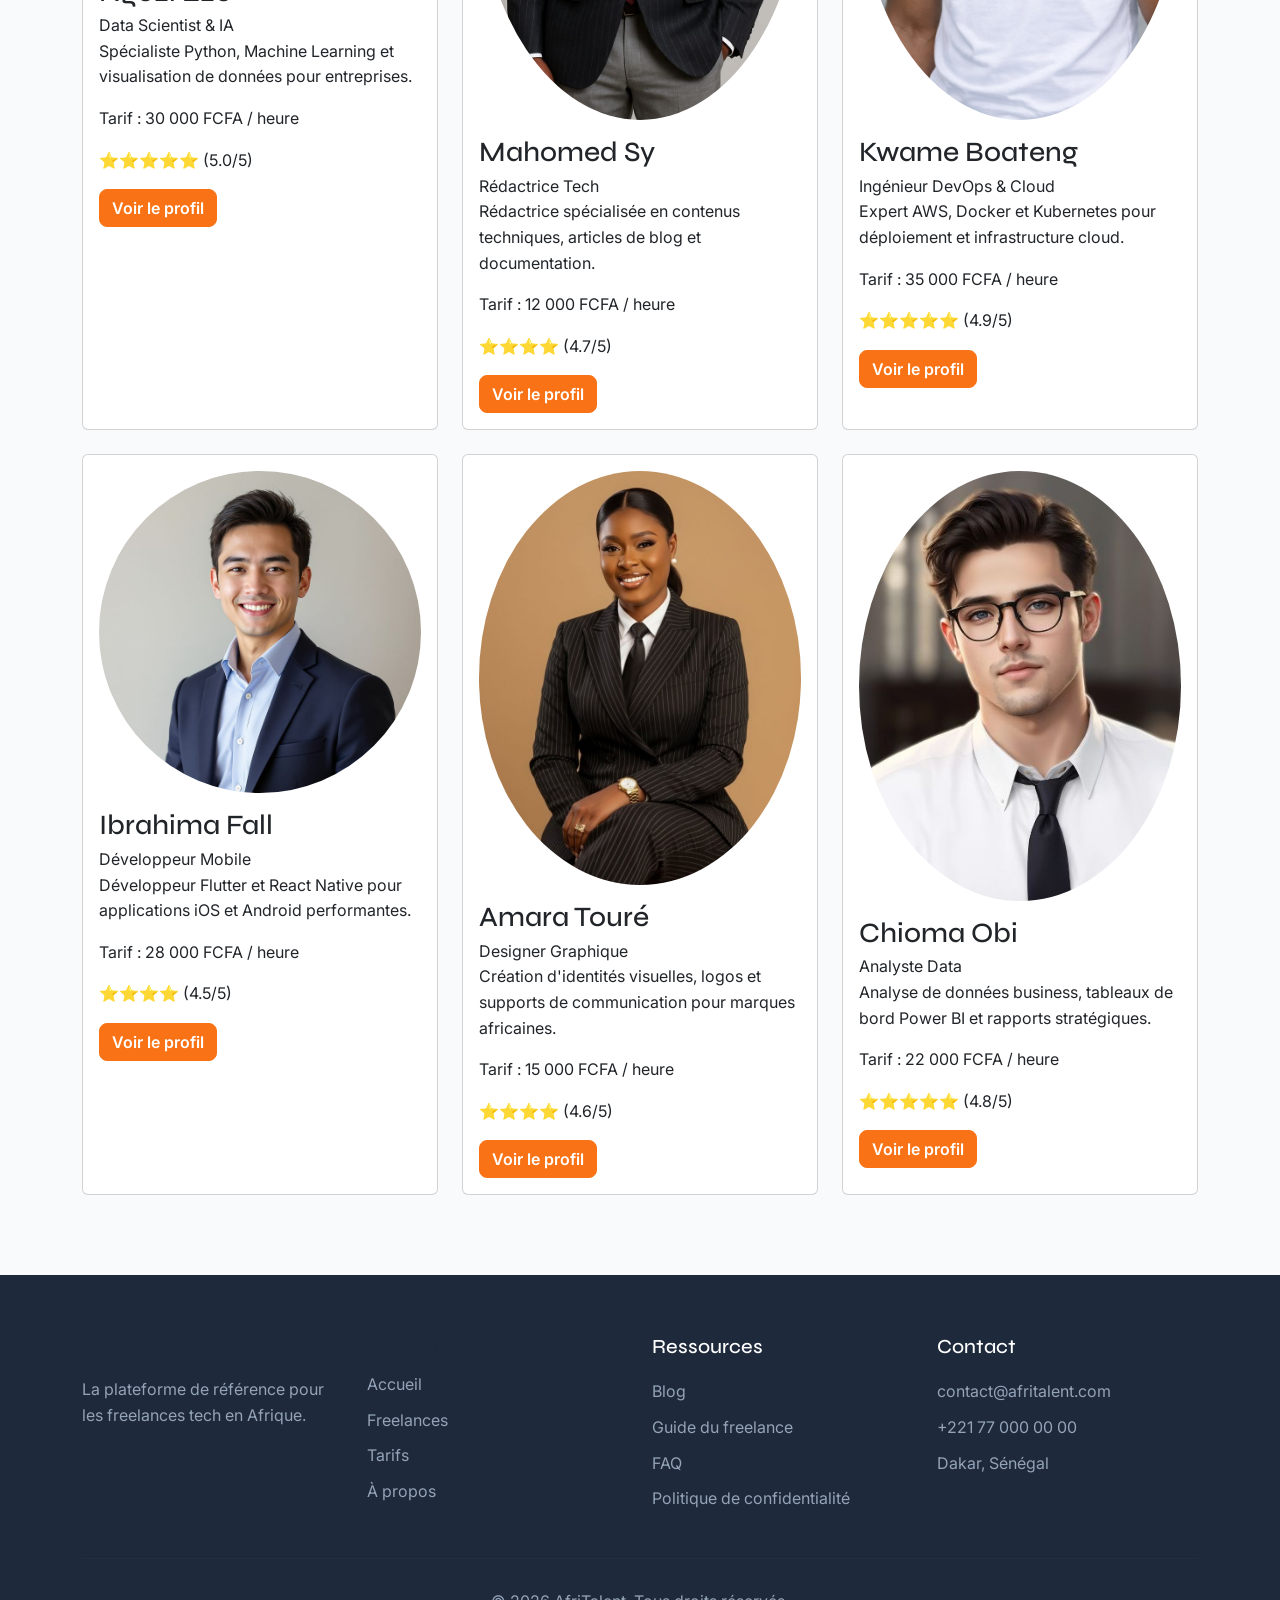
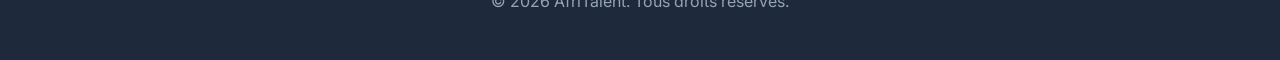
<file: freelances.html>
<!DOCTYPE html>
<html lang="fr">
<head> 
<meta charset="UTF-8"> 
<meta name="viewport" content="width=device-width, initial-scale=1.0"> 
<title>AfriTalent — Freelances</title> 
<!-- Bootstrap 5 via CDN : feuille de style --> 
<link 
href="https://cdn.jsdelivr.net/npm/bootstrap@5.3.0/dist/css/bootstrap.min.css" 
rel="stylesheet"> 
<!-- Votre feuille de style personnelle --> 
<link rel="stylesheet" href="css/style.css">
</head>
<body> 
<!-- Le contenu de la page sera ajoute ici --> 
 <header>
<nav class="navbar navbar-expand-lg fixed-top" id="mainNavbar">
      <div class="container">
        <a class="navbar-brand fw-bold" href="index.html">AfriTalent</a>
        <button class="navbar-toggler" type="button" data-bs-toggle="collapse" 
          data-bs-target="#navMenu" aria-controls="navMenu" 
          aria-expanded="false" aria-label="Ouvrir le menu">
          <span class="navbar-toggler-icon"></span>
        </button>
        <div class="collapse navbar-collapse" id="navMenu">
          <ul class="navbar-nav ms-auto align-items-center gap-2">
            <li class="nav-item"><a class="nav-link" href="index.html">Accueil</a></li>
            <li class="nav-item"><a class="nav-link active" href="freelances.html">Freelances</a></li>
            <li class="nav-item"><a class="nav-linkù" href="tarifs.html">Tarifs</a></li>
            <li class="nav-item"><a class="nav-link" href="about.html">À propos</a></li>
            <li class="nav-item"><a class="nav-link" href="#">Blog</a></li>
            <li class="nav-item"><a class="nav-link" href="contact.html">Contact</a></li>
            <li class="nav-item">
              <button id="darkModeToggle" class="btn btn-sm" aria-label="Activer le mode sombre">🌙</button>
            </li>
            <li class="nav-item">
              <a href="freelances.html" class="btn btn-primary btn-sm">Rejoindre AfriTalent</a>
            </li>
          </ul>
        </div>
      </div>
    </nav>
  </header>

 <main>
    <!-- BARRE DE FILTRES -->
    <section id="filtres">
      <div class="container">
        <h1>Nos Freelances</h1>
        <p>Trouvez le freelance idéal pour votre projet parmi nos talents africains.</p>
        <div class="filtres-btns">
          <button class="btn btn-outline-primary filtre-btn active" data-categorie="tous">Tous</button>
          <button class="btn btn-outline-primary filtre-btn" data-categorie="dev">Développement Web</button>
          <button class="btn btn-outline-primary filtre-btn" data-categorie="design">Design UI/UX</button>
          <button class="btn btn-outline-primary filtre-btn" data-categorie="marketing">Marketing Digital</button>
          <button class="btn btn-outline-primary filtre-btn" data-categorie="data">Data & IA</button>
          <button class="btn btn-outline-primary filtre-btn" data-categorie="redaction">Rédaction Tech</button>
          <button class="btn btn-outline-primary filtre-btn" data-categorie="devops">DevOps & Cloud</button>
        </div>
      </div>
    </section>

    <!-- GRILLE DE FREELANCES -->
    <section id="freelances-grid">
      <div class="container">
        <div class="row g-4" id="freelancesContainer">
            <!-- Freelance 1 -->
          <div class="col-lg-4 col-md-6 freelance-card" data-categorie="dev">
            <div class="card h-100">
              <div class="card-body">
                <img src="images/lo.jpg" alt="Photo de Moussa Diop" class="img-fluid rounded-circle mb-3">
                <h2 class="card-title">Moussa Diop</h2>
                <p class="card-subtitle">Développeur Web Full Stack</p>
                <p class="card-text">Spécialiste React et Node.js avec 5 ans d'expérience sur des projets internationaux.</p>
                <p>Tarif : 25 000 FCFA / heure</p>
                <p>⭐⭐⭐⭐⭐ (4.9/5)</p>
                <a href="#" class="btn btn-primary">Voir le profil</a>
              </div>
            </div>
          </div>

          <!-- Freelance 2 -->
          <div class="col-lg-4 col-md-6 freelance-card" data-categorie="design">
            <div class="card h-100">
              <div class="card-body">
                <img src="images/ne.jpg" alt="Photo de Aïcha Koné" class="img-fluid rounded-circle mb-3">
                <h3 class="card-title">Aïcha Koné</h3>
                <p class="card-subtitle">Designer UI/UX</p>
                <p class="card-text">Créatrice d'interfaces intuitives et modernes pour applications mobiles et web.</p>
                <p>Tarif : 20 000 FCFA / heure</p>
                <p>⭐⭐⭐⭐⭐ (4.8/5)</p>
                <a href="#" class="btn btn-primary">Voir le profil</a>
              </div>
            </div>
          </div>

          <!-- Freelance 3 -->
          <div class="col-lg-4 col-md-6 freelance-card" data-categorie="marketing">
            <div class="card h-100">
              <div class="card-body">
                <img src="images/jo.jpg" alt="Photo de Yaw Asante" class="img-fluid rounded-circle mb-3">
                <h3 class="card-title">Yaw Asante</h3>
                <p class="card-subtitle">Spécialiste Marketing Digital</p>
                <p class="card-text">Expert en SEO, réseaux sociaux et campagnes publicitaires Google Ads.</p>
                <p>Tarif : 18 000 FCFA / heure</p>
                <p>⭐⭐⭐⭐ (4.6/5)</p>
                <a href="#" class="btn btn-primary">Voir le profil</a>
              </div>
            </div>
          </div>

          <!-- Freelance 4 -->
          <div class="col-lg-4 col-md-6 freelance-card" data-categorie="data">
            <div class="card h-100">
              <div class="card-body">
                <img src="images/Kunda.jpg" alt="Photo de Ngozi Eze" class="img-fluid rounded-circle mb-3">
                <h3 class="card-title">Ngozi Eze</h3>
                <p class="card-subtitle">Data Scientist & IA</p>
                <p class="card-text">Spécialiste Python, Machine Learning et visualisation de données pour entreprises.</p>
                <p>Tarif : 30 000 FCFA / heure</p>
                <p>⭐⭐⭐⭐⭐ (5.0/5)</p>
                <a href="#" class="btn btn-primary">Voir le profil</a>
              </div>
            </div>
          </div>

          <!-- Freelance 5 -->
          <div class="col-lg-4 col-md-6 freelance-card" data-categorie="redaction">
            <div class="card h-100">
              <div class="card-body">
                <img src="images/a.jpg" alt="Photo de Mahomed Sy" class="img-fluid rounded-circle mb-3">
                <h3 class="card-title">Mahomed Sy</h3>
                <p class="card-subtitle">Rédactrice Tech</p>
                <p class="card-text">Rédactrice spécialisée en contenus techniques, articles de blog et documentation.</p>
                <p>Tarif : 12 000 FCFA / heure</p>
                <p>⭐⭐⭐⭐ (4.7/5)</p>
                <a href="#" class="btn btn-primary">Voir le profil</a>
              </div>
            </div>
          </div>

          <!-- Freelance 6 -->
          <div class="col-lg-4 col-md-6 freelance-card" data-categorie="devops">
            <div class="card h-100">
              <div class="card-body">
                <img src="images/ho.jpg" alt="Photo de Kwame Boateng" class="img-fluid rounded-circle mb-3">
                <h3 class="card-title">Kwame Boateng</h3>
                <p class="card-subtitle">Ingénieur DevOps & Cloud</p>
                <p class="card-text">Expert AWS, Docker et Kubernetes pour déploiement et infrastructure cloud.</p>
                <p>Tarif : 35 000 FCFA / heure</p>
                <p>⭐⭐⭐⭐⭐ (4.9/5)</p>
                <a href="#" class="btn btn-primary">Voir le profil</a>
              </div>
            </div>
          </div>

          <!-- Freelance 7 -->
          <div class="col-lg-4 col-md-6 freelance-card" data-categorie="dev">
            <div class="card h-100">
              <div class="card-body">
                <img src="images/sau.jpg" alt="Photo de Ibrahima Fall" class="img-fluid rounded-circle mb-3">
                <h3 class="card-title">Ibrahima Fall</h3>
                <p class="card-subtitle">Développeur Mobile</p>
                <p class="card-text">Développeur Flutter et React Native pour applications iOS et Android performantes.</p>
                <p>Tarif : 28 000 FCFA / heure</p>
                <p>⭐⭐⭐⭐ (4.5/5)</p>
                <a href="#" class="btn btn-primary">Voir le profil</a>
              </div>
            </div>
          </div>

          <!-- Freelance 8 -->
          <div class="col-lg-4 col-md-6 freelance-card" data-categorie="design">
            <div class="card h-100">
              <div class="card-body">
                <img src="images/fille.jpg" alt="Photo de Amara Touré" class="img-fluid rounded-circle mb-3">
                <h3 class="card-title">Amara Touré</h3>
                <p class="card-subtitle">Designer Graphique</p>
                <p class="card-text">Création d'identités visuelles, logos et supports de communication pour marques africaines.</p>
                <p>Tarif : 15 000 FCFA / heure</p>
                <p>⭐⭐⭐⭐ (4.6/5)</p>
                <a href="#" class="btn btn-primary">Voir le profil</a>
              </div>
            </div>
          </div>

          <!-- Freelance 9 -->
          <div class="col-lg-4 col-md-6 freelance-card" data-categorie="data">
            <div class="card h-100">
              <div class="card-body">
                <img src="images/Styles.jpg" alt="Photo de Chioma Obi" class="img-fluid rounded-circle mb-3">
                <h3 class="card-title">Chioma Obi</h3>
                <p class="card-subtitle">Analyste Data</p>
                <p class="card-text">Analyse de données business, tableaux de bord Power BI et rapports stratégiques.</p>
                <p>Tarif : 22 000 FCFA / heure</p>
                <p>⭐⭐⭐⭐⭐ (4.8/5)</p>
                <a href="#" class="btn btn-primary">Voir le profil</a>
              </div>
            </div>
          </div>

        </div>
      </div>
    </section>

 </main> 
 <!-- FOOTER -->
  <footer id="mainFooter">
    <div class="container">
      <div class="row g-4">
        <div class="col-lg-3 col-md-6">
          <h3>AfriTalent</h3>
          <p>La plateforme de référence pour les freelances tech en Afrique.</p>
        </div>
        <div class="col-lg-3 col-md-6">
          <h4>Liens utiles</h4>
          <ul>
            <li><a href="index.html">Accueil</a></li>
            <li><a href="freelances.html">Freelances</a></li>
            <li><a href="tarifs.html">Tarifs</a></li>
            <li><a href="about.html">À propos</a></li>
          </ul>
        </div>
        <div class="col-lg-3 col-md-6">
          <h5>Ressources</h5>
          <ul>
            <li><a href="#">Blog</a></li>
            <li><a href="#">Guide du freelance</a></li>
            <li><a href="#">FAQ</a></li>
            <li><a href="#">Politique de confidentialité</a></li>
          </ul>
        </div>
        <div class="col-lg-3 col-md-6">
          <h5>Contact</h5>
          <ul>
            <li>contact@afritalent.com</li>
            <li>+221 77 000 00 00</li>
            <li>Dakar, Sénégal</li>
          </ul>
        </div>
      </div>
      <hr>
      <p class="text-center">© <span id="currentYear"></span> AfriTalent. Tous droits réservés.</p>
    </div>
  </footer>

  <button id="backToTop" aria-label="Retour en haut">↑</button>

  <script src="https://cdn.jsdelivr.net/npm/bootstrap@5.3.3/dist/js/bootstrap.bundle.min.js"></script>
  <script src="js/main.js"></script>

</body>
</html>
</file>
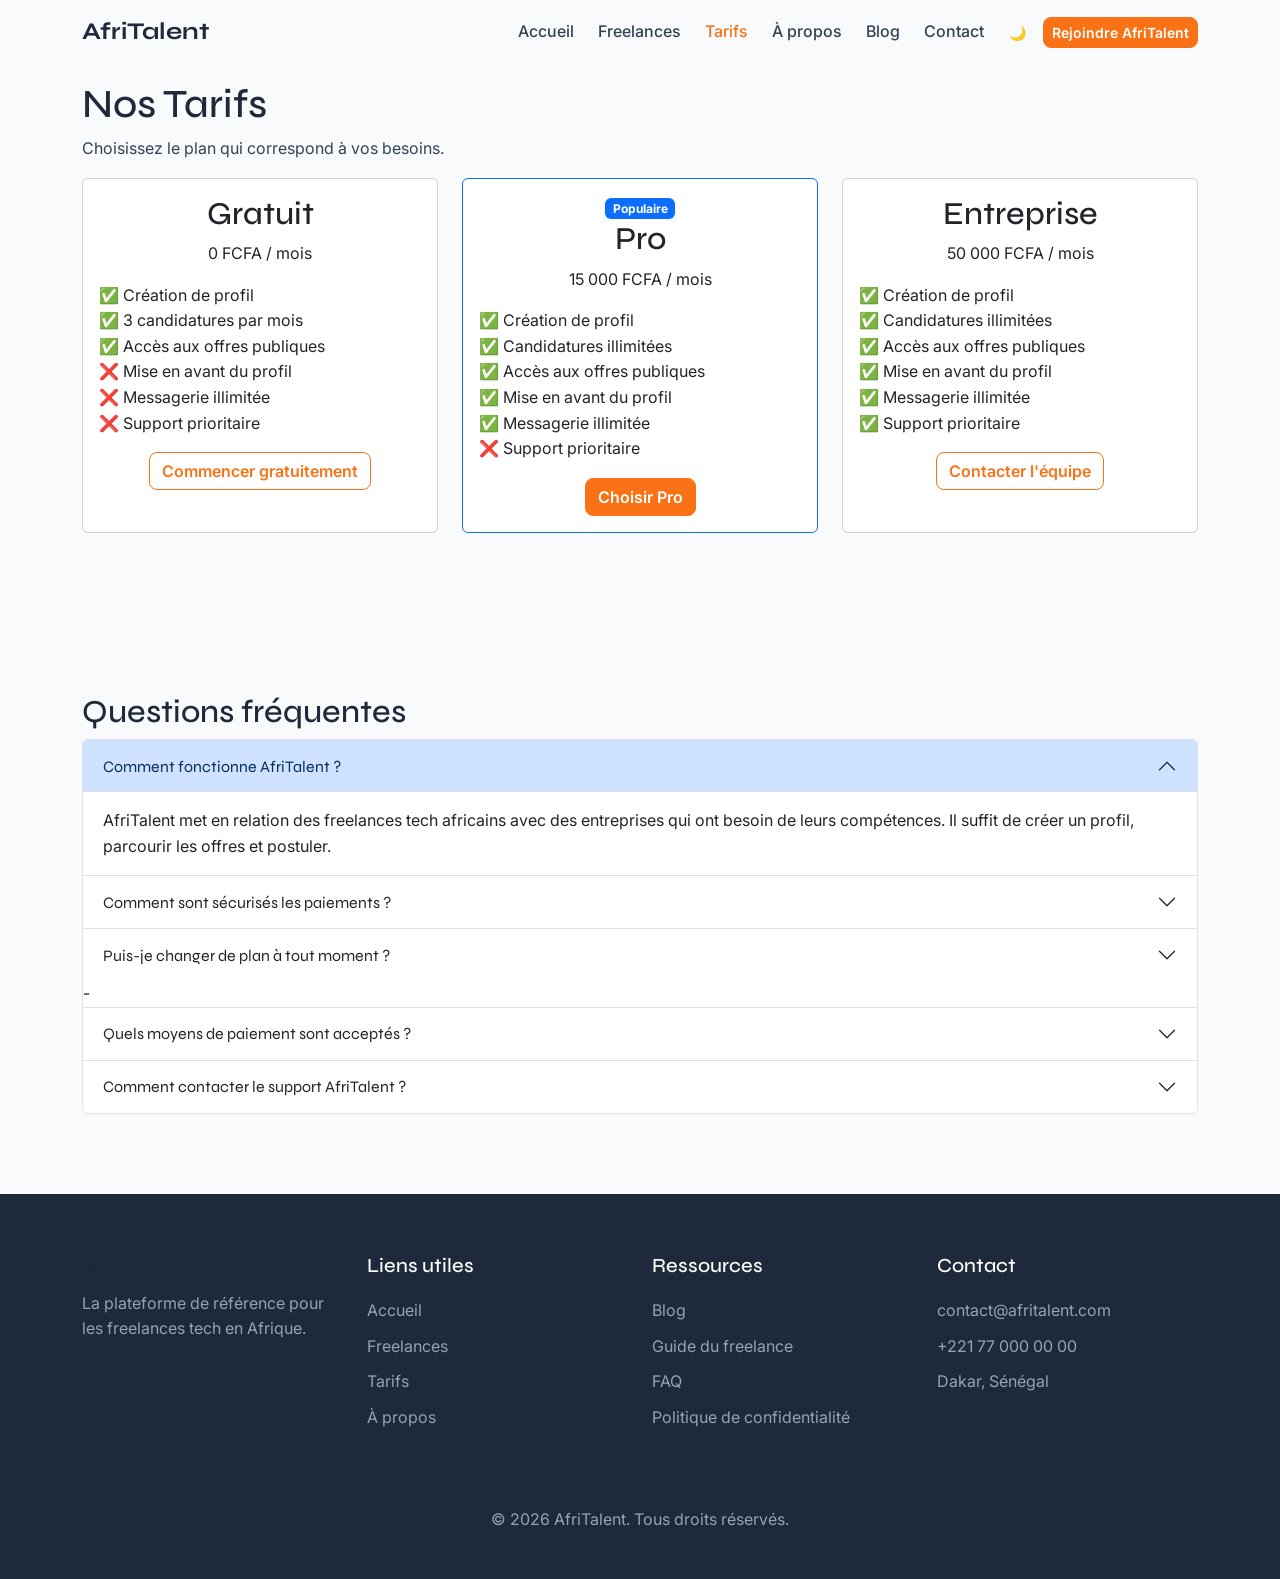
<file: tarifs.html>
<!DOCTYPE html>
<html lang="fr">
<head> 
<meta charset="UTF-8"> 
<meta name="viewport" content="width=device-width, initial-scale=1.0"> 
<title>AfriTalent — tarifs</title> 
<!-- Bootstrap 5 via CDN : feuille de style --> 
<link 
href="https://cdn.jsdelivr.net/npm/bootstrap@5.3.0/dist/css/bootstrap.min.css" 
rel="stylesheet"> 
<!-- Votre feuille de style personnelle --> 
<link rel="stylesheet" href="css/style.css">
</head>
<body> 
<!-- Le contenu de la page sera ajoute ici --> 
 <header>
<nav class="navbar navbar-expand-lg fixed-top" id="mainNùavbar">
      <div class="container">
        <a class="navbar-brand fw-bold" href="index.html">AfriTalent</a>
        <button class="navbar-toggler" type="button" data-bs-toggle="collapse" 
          data-bs-target="#navMenu" aria-controls="navMenu" 
          aria-expanded="false" aria-label="Ouvrir le menu">
          <span class="navbar-toggler-icon"></span>
        </button>
        <div class="collapse navbar-collapse" id="navMenu">
          <ul class="navbar-nav ms-auto align-items-center gap-2">
            <li class="nav-item"><a class="nav-link" href="index.html">Accueil</a></li>
            <li class="nav-item"><a class="nav-link" href="freelances.html">Freelances</a></li>
            <li class="nav-item"><a class="nav-link active" href="tarifs.html">Tarifs</a></li>
            <li class="nav-item"><a class="nav-link" href="about.html">À propos</a></li>
            <li class="nav-item"><a class="nav-link" href="#">Blog</a></li>
            <li class="nav-item"><a class="nav-link" href="contact.html">Contact</a></li>
            <li class="nav-item">
              <button id="darkModeToggle" class="btn btn-sm" aria-label="Activer le mode sombre">🌙</button>
            </li>
            <li class="nav-item">
              <a href="freelances.html" class="btn btn-primary btn-sm">Rejoindre AfriTalent</a>
            </li>
          </ul>
        </div>
      </div>
    </nav>
  </header>
  
<main>

<!-- SECTION TARIFS -->
    <section id="tarifs">
      <div class="container">
        <h1>Nos Tarifs</h1>
        <p>Choisissez le plan qui correspond à vos besoins.</p>

        <div class="row g-4 justify-content-center">
            <!-- Plan Gratuit -->
          <div class="col-lg-4 col-md-6">
            <div class="card h-100">
              <div class="card-body text-center">
                <h2 class="card-title">Gratuit</h2>
                <p class="price">0 FCFA <span>/ mois</span></p>
                <ul class="text-start">
                  <li>✅ Création de profil</li>
                  <li>✅ 3 candidatures par mois</li>
                  <li>✅ Accès aux offres publiques</li>
                  <li>❌ Mise en avant du profil</li>
                  <li>❌ Messagerie illimitée</li>
                  <li>❌ Support prioritaire</li>
                </ul>
                <a href="contact.html" class="btn btn-outline-primary">Commencer gratuitement</a>
              </div>
            </div>
          </div>

          <!-- Plan Pro -->
          <div class="col-lg-4 col-md-6">
            <div class="card h-100 border-primary">
              <div class="card-body text-center">
                <span class="badge bg-primary">Populaire</span>
                <h2 class="card-title">Pro</h2>
                <p class="price">15 000 FCFA <span>/ mois</span></p>
                <ul class="text-start">
                  <li>✅ Création de profil</li>
                  <li>✅ Candidatures illimitées</li>
                  <li>✅ Accès aux offres publiques</li>
                  <li>✅ Mise en avant du profil</li>
                  <li>✅ Messagerie illimitée</li>
                  <li>❌ Support prioritaire</li>
                </ul>
                <a href="contact.html" class="btn btn-primary">Choisir Pro</a>
              </div>
            </div>
          </div>

          <!-- Plan Entreprise -->
          <div class="col-lg-4 col-md-6">
            <div class="card h-100">
              <div class="card-body text-center">
                <h2 class="card-title">Entreprise</h2>
                <p class="price">50 000 FCFA <span>/ mois</span></p>
                <ul class="text-start">
                  <li>✅ Création de profil</li>
                  <li>✅ Candidatures illimitées</li>
                  <li>✅ Accès aux offres publiques</li>
                  <li>✅ Mise en avant du profil</li>
                  <li>✅ Messagerie illimitée</li>
                  <li>✅ Support prioritaire</li>
                </ul>
                <a href="contact.html" class="btn btn-outline-primary">Contacter l'équipe</a>
              </div>
            </div>
          </div>

        </div>
      </div>
    </section>


    <!-- SECTION FAQ -->
    <section id="faq">
      <div class="container">
        <h2>Questions fréquentes</h2>

        <div class="accordion" id="faqAccordion">

          <div class="accordion-item">
            <h3 class="accordion-header">
              <button class="accordion-button" type="button" data-bs-toggle="collapse" data-bs-target="#faq1">
                Comment fonctionne AfriTalent ?
              </button>
            </h3>
            <div id="faq1" class="accordion-collapse collapse show" data-bs-parent="#faqAccordion">
              <div class="accordion-body">
                AfriTalent met en relation des freelances tech africains avec des entreprises qui ont besoin de leurs compétences. Il suffit de créer un profil, parcourir les offres et postuler.
              </div>
            </div>
          </div>

          <div class="accordion-item">
            <h3 class="accordion-header">
              <button class="accordion-button collapsed" type="button" data-bs-toggle="collapse" data-bs-target="#faq2">
                Comment sont sécurisés les paiements ?
              </button>
            </h3>
            <div id="faq2" class="accordion-collapse collapse" data-bs-parent="#faqAccordion">
              <div class="accordion-body">
                Tous les paiements sont sécurisés via notre système d'escrow. L'argent est bloqué jusqu'à la validation du travail par le client, garantissant ainsi la sécurité des deux parties.
              </div>
            </div>
          </div>

          <div class="accordion-item">
            <h3 class="accordion-header">
              <button class="accordion-button collapsed" type="button" data-bs-toggle="collapse" data-bs-target="#faq3">
                Puis-je changer de plan à tout moment ?
              </button>
            </h3>
            <div id="faq3" class="accordion-collapse collapse" data-bs-parent="#faqAccordion">
              <div class="accordion-body">
                Oui, vous pouvez changer de plan à tout moment depuis votre tableau de bord. Le changement prend effet immédiatement et la facturation est ajustée au prorata.
              </div>
            </div>
-          </div>

          <div class="accordion-item">
            <h3 class="accordion-header">
              <button class="accordion-button collapsed" type="button" data-bs-toggle="collapse" data-bs-target="#faq4">
                Quels moyens de paiement sont acceptés ?
              </button>
            </h3>
            <div id="faq4" class="accordion-collapse collapse" data-bs-parent="#faqAccordion">
              <div class="accordion-body">
                Nous acceptons Mobile Money (Orange Money, Wave, MTN MoMo), les cartes bancaires Visa et Mastercard, ainsi que les virements bancaires pour les entreprises.
              </div>
            </div>
          </div>

          <div class="accordion-item">
            <h3 class="accordion-header">
              <button class="accordion-button collapsed" type="button" data-bs-toggle="collapse" data-bs-target="#faq5">
                Comment contacter le support AfriTalent ?
              </button>
            </h3>
            <div id="faq5" class="accordion-collapse collapse" data-bs-parent="#faqAccordion">
              <div class="accordion-body">
                Vous pouvez nous contacter par email à support@afritalent.com, par téléphone au +221 77 000 00 00 ou via le formulaire de contact disponible sur notre site.
              </div>
            </div>
          </div>

        </div>
      </div>
    </section>

</main>

<!-- FOOTER -->
  <footer id="mainFooter">
    <div class="container">
      <div class="row g-4">
        <div class="col-lg-3 col-md-6">
          <h4>AfriTalent</h4>
          <p>La plateforme de référence pour les freelances tech en Afrique.</p>
        </div>
        <div class="col-lg-3 col-md-6">
          <h5>Liens utiles</h5>
          <ul>
            <li><a href="index.html">Accueil</a></li>
            <li><a href="freelances.html">Freelances</a></li>
            <li><a href="tarifs.html">Tarifs</a></li>
            <li><a href="about.html">À propos</a></li>
          </ul>
        </div>
        <div class="col-lg-3 col-md-6">
          <h5>Ressources</h5>
          <ul>
            <li><a href="#">Blog</a></li>
            <li><a href="#">Guide du freelance</a></li>
            <li><a href="#">FAQ</a></li>
            <li><a href="#">Politique de confidentialité</a></li>
          </ul>
        </div>
        <div class="col-lg-3 col-md-6">
          <h5>Contact</h5>
          <ul>
            <li>contact@afritalent.com</li>
            <li>+221 77 000 00 00</li>
            <li>Dakar, Sénégal</li>
          </ul>
        </div>
      </div>
      <hr>
      <p class="text-center">© <span id="currentYear"></span> AfriTalent. Tous droits réservés.</p>
    </div>
  </footer>


<button id="backToTop" aria-label="Retour en haut">↑</button>
   <script src="https://cdn.jsdelivr.net/npm/bootstrap@5.3.3/dist/js/bootstrap.bundle.min.js"></script>
  <script src="js/main.js"></script>

</body>
</html>
</file>
<file: css/style.css>
/*IMPORT GOOGLE FONTS */
@import url('https://fonts.googleapis.com/css2?family=Syne:wght@700;800&family=Inter:wght@400;500;600&display=swap');


/* VARIABLES CSS*/
:root{
     /* Couleurs principales */
  --couleur-primaire: #F97316;
  --couleur-secondaire: #1E293B;
  --couleur-accent: #FFFFFF;
  --couleur-fond: #F8FAFC;
  --couleur-texte: #334155;

  /* Typographie */
  --police-titre: 'Syne', sans-serif;
  --police-corps: 'Inter', sans-serif;

  /* Espacements */
  --espacement-section: 80px;
  --espacement-sm: 20px;

  /* Bordures */
  --rayon-carte: 16px;

  /* Ombres */
  --ombre-carte: 0 4px 20px rgba(0, 0, 0, 0.08);

}
 

/* RESET ET STYLES DE BASE*/
* {
  margin: 0;
  padding: 0;
  box-sizing: border-box;
}

html {
  scroll-behavior: smooth;
}

body {
  font-family: var(--police-corps);
  color: var(--couleur-texte);
  background-color: var(--couleur-fond);
  line-height: 1.6;
}

h1, h2, h3, h4, h5, h6 {
  font-family: var(--police-titre);
  color: var(--couleur-secondaire);
}

a {
  text-decoration: none;
  color: inherit;
}

ul {
  list-style: none;
  padding: 0;
}

img {
  max-width: 100%;
  height: auto;
}

section {
  padding: var(--espacement-section) 0;
}

.section-title {
  font-size: 2rem;
  margin-bottom: 40px;
  text-align: center;
}

/*  NAVBAR */

#mainNavbar {
  background-color: var(--couleur-accent);
  box-shadow: 0 2px 10px rgba(0, 0, 0, 0.08);
  padding: 15px 0;
  transition: all 0.3s ease;
}

/* Navbar au scroll — ajoutée par JS */
#mainNavbar.scrolled {
  padding: 8px 0;
  box-shadow: 0 4px 20px rgba(0, 0, 0, 0.15);
}

.navbar-brand {
  font-family: var(--police-titre);
  font-size: 1.5rem;
  color: var(--couleur-secondaire) !important;
}

.nav-link {
  font-family: var(--police-corps);
  font-weight: 500;
  color: var(--couleur-texte) !important;
  transition: color 0.3s ease;
}

.nav-link:hover,
.nav-link.active {
  color: var(--couleur-primaire) !important;
}

.btn-primary {
  background-color: var(--couleur-primaire);
  border-color: var(--couleur-primaire);
  font-weight: 600;
  border-radius: 8px;
  transition: all 0.3s ease;
}

.btn-primary:hover {
  background-color: #ea6c0a;
  border-color: #ea6c0a;
  transform: translateY(-2px);
}

.btn-outline-primary {
  color: var(--couleur-primaire);
  border-color: var(--couleur-primaire);
  font-weight: 600;
  border-radius: 8px;
  transition: all 0.3s ease;
}

.btn-outline-primary:hover {
  background-color: var(--couleur-primaire);
  color: white;
  transform: translateY(-2px);
}

/* BOUTON RETOUR EN HAUT */

#backToTop {
  position: fixed;
  bottom: 30px;
  right: 30px;
  background-color: var(--couleur-primaire);
  color: white;
  border: none;
  border-radius: 50%;
  width: 50px;
  height: 50px;
  font-size: 1.2rem;
  cursor: pointer;
  display: none;
  z-index: 999;
  box-shadow: var(--ombre-carte);
  transition: all 0.3s ease;
}

#backToTop:hover {
  background-color: #ea6c0a;
  transform: translateY(-3px);
}

/* FOOTER*/

#mainFooter {
  background-color: var(--couleur-secondaire);
  color: #94A3B8;
  padding: 60px 0 30px;
}

#mainFooter h5 {
  color: var(--couleur-accent);
  font-family: var(--police-titre);
  margin-bottom: 20px;
}

#mainFooter ul li {
  margin-bottom: 10px;
}

#mainFooter a {
  color: #94A3B8;
  transition: color 0.3s ease;
}

#mainFooter a:hover {
  color: var(--couleur-primaire);
}

#mainFooter hr {
  border-color: #334155;
  margin: 30px 0;
}

.copyright {
  color: #64748B;
  font-size: 0.9rem;
}

/*  MODE SOMBRE */

body.dark-mode {
  background-color: #0F172A;
  color: #CBD5E1;
}

body.dark-mode #mainNavbar {
  background-color: #1E293B;
}

body.dark-mode h1,
body.dark-mode h2,
body.dark-mode h3 {
  color: #F1F5F9;
}

body.dark-mode .card {
  background-color: #1E293B;
  border-color: #334155;
  color: #CBD5E1;
}

/* SECTION HERO */

#hero {
  padding-top: 120px;
  padding-bottom: var(--espacement-section);
  background-color: var(--couleur-fond);
}

#hero h1 {
  font-size: 3.5rem;
  line-height: 1.1;
  margin-bottom: 20px;
  color: var(--couleur-secondaire);
}

#hero h2 {
  font-size: 1.2rem;
  font-weight: 400;
  font-family: var(--police-corps);
  color: var(--couleur-texte);
  margin-bottom: 30px;
}

#hero .btn {
  margin-right: 15px;
  margin-bottom: 15px;
}

#hero img {
  border-radius: var(--rayon-carte);
  object-fit: cover;
  max-height: 500px;
  width: 100%;
}

/* Statistiques */
.stats-row {
  margin-top: 60px;
  padding-top: 40px;
  border-top: 1px solid #E2E8F0;
}

.stat-number {
  font-family: var(--police-titre);
  font-size: 2.5rem;
  color: var(--couleur-primaire);
}

.stats-row p {
  color: var(--couleur-texte);
  font-size: 0.95rem;
  margin-top: 5px;
}

/* SECTION HOW IT WORKS */
#how-it-works {
  background-color: white;
}

#how-it-works h2 {
  text-align: center;
  margin-bottom: 50px;
}

.bento-grid {
  display: grid;
  grid-template-columns: repeat(3, 1fr);
  gap: 20px;
}

.bento-card {
  background-color: var(--couleur-fond);
  border-radius: var(--rayon-carte);
  padding: 30px;
  box-shadow: var(--ombre-carte);
  transition: transform 0.3s ease, box-shadow 0.3s ease;
}

.bento-card:hover {
  transform: translateY(-5px);
  box-shadow: 0 10px 30px rgba(0, 0, 0, 0.12);
}

/* Carte large — occupe 2 colonnes */
.bento-large {
  grid-column: span 2;
}

/* Carte large en largeur — occupe toute la largeur */
.bento-wide {
  grid-column: span 3;
}

.step-number {
  font-family: var(--police-titre);
  font-size: 3rem;
  color: var(--couleur-primaire);
  opacity: 0.3;
  display: block;
  margin-bottom: 10px;
}

.bento-card h3 {
  font-size: 1.3rem;
  margin-bottom: 10px;
}

.bento-card p {
  color: var(--couleur-texte);
  font-size: 0.95rem;
}

/*  SECTION CATEGORIES */

#categories {
  background-color: var(--couleur-fond);
}

#categories h2 {
  text-align: center;
  margin-bottom: 50px;
}

.category-card {
  background-color: white;
  border-radius: var(--rayon-carte);
  padding: 30px;
  text-align: center;
  box-shadow: var(--ombre-carte);
  transition: transform 0.3s ease, box-shadow 0.3s ease, border-color 0.3s ease;
  border: 2px solid transparent;
  height: 100%;
  cursor: pointer;
}

.category-card:hover {
  transform: translateY(-8px);
  box-shadow: 0 15px 40px rgba(249, 115, 22, 0.15);
  border-color: var(--couleur-primaire);
}

.category-card h3 {
  font-size: 1.2rem;
  margin-bottom: 10px;
}

.category-card span {
  color: var(--couleur-primaire);
  font-size: 0.9rem;
  font-weight: 500;
}

/*  SECTION TESTIMONIALS */
#testimonials {
  background-color: white;
}

#testimonials h2 {
  text-align: center;
  margin-bottom: 50px;
}

.testimonial-card {
  text-align: center;
  padding: 40px;
  max-width: 700px;
  margin: 0 auto;
}

.testimonial-card .avatar {
  width: 80px;
  height: 80px;
  border-radius: 50%;
  object-fit: cover;
  margin-bottom: 20px;
  border: 3px solid var(--couleur-primaire);
}

.testimonial-card p {
  font-size: 1.1rem;
  font-style: italic;
  color: var(--couleur-texte);
  margin-bottom: 20px;
}

.testimonial-card strong {
  display: block;
  font-family: var(--police-titre);
  color: var(--couleur-secondaire);
  font-size: 1.1rem;
}

.testimonial-card span {
  color: #94A3B8;
  font-size: 0.9rem;
}

.carousel-control-prev-icon,
.carousel-control-next-icon {
  filter: invert(1);
}

/* SECTION CTA */

#cta {
  background-color: var(--couleur-primaire);
  color: white;
}

#cta h2 {
  color: white;
  font-size: 2.2rem;
  margin-bottom: 15px;
}

#cta p {
  color: rgba(255, 255, 255, 0.85);
  margin-bottom: 30px;
  font-size: 1.1rem;
}

#cta .btn-light {
  font-weight: 600;
  color: var(--couleur-primaire);
  border-radius: 8px;
  padding: 12px 35px;
  transition: all 0.3s ease;
}

#cta .btn-light:hover {
  transform: translateY(-3px);
  box-shadow: 0 8px 25px rgba(0, 0, 0, 0.2);
}


/* ---- TABLETTE (768px) ---- */
@media (max-width: 768px) {

  /* Hero */
  #hero {
    padding-top: 100px;
    text-align: center;
  }

  #hero h1 {
    font-size: 2.2rem;
  }

  #hero h2 {
    font-size: 1rem;
  }

  #hero img {
    margin-top: 30px;
    max-height: 350px;
  }

  #hero .btn {
    display: block;
    width: 100%;
    margin-right: 0;
    margin-bottom: 10px;
  }

  /* Statistiques */
  .stats-row {
    margin-top: 40px;
  }

  .stat-number {
    font-size: 2rem;
  }

  /* Bento Grid */
  .bento-grid {
    grid-template-columns: repeat(2, 1fr);
  }

  .bento-large {
    grid-column: span 2;
  }

  .bento-wide {
    grid-column: span 2;
  }

  /* Catégories */
  .category-card {
    padding: 20px;
  }

  /* Témoignages */
  .testimonial-card {
    padding: 20px;
  }

  /* CTA */
  #cta h2 {
    font-size: 1.6rem;
  }

  /* Tarifs */
  #tarifs .card.border-primary {
    transform: scale(1);
  }

  /* Contact */
  .contact-info {
    margin-bottom: 30px;
  }

  /* Footer */
  #mainFooter {
    text-align: center;
  }

  /* Filtres freelances */
  .filtres-btns {
    justify-content: center;
  }

}

/* ---- MOBILE (375px) ---- */
@media (max-width: 375px) {

  /* Hero */
  #hero h1 {
    font-size: 1.8rem;
  }

  #hero h2 {
    font-size: 0.95rem;
  }

  /* Bento Grid */
  .bento-grid {
    grid-template-columns: 1fr;
  }

  .bento-large {
    grid-column: span 1;
  }

  .bento-wide {
    grid-column: span 1;
  }

  /* Statistiques */
  .stat-number {
    font-size: 1.8rem;
  }

  /* Navbar */
  .navbar-brand {
    font-size: 1.2rem;
  }

  /* Témoignages */
  .testimonial-card p {
    font-size: 0.95rem;
  }

  /* CTA */
  #cta h2 {
    font-size: 1.4rem;
  }

  /* Footer */
  #mainFooter {
    padding: 40px 0 20px;
  }

  /* Bouton retour en haut */
  #backToTop {
    bottom: 15px;
    right: 15px;
    width: 40px;
    height: 40px;
    font-size: 1rem;
  }

  /* Contact */
  .form-control,
  .form-select {
    padding: 10px 12px;
  }

  /* Tarifs */
  .price {
    font-size: 1.6rem;
  }

}

/* ---- DESKTOP (1200px+) ---- */
@media (min-width: 1200px) {

  #hero h1 {
    font-size: 4rem;
  }

  .bento-grid {
    grid-template-columns: repeat(3, 1fr);
  }

  .stat-number {
    font-size: 3rem;
  }

}
</file>
